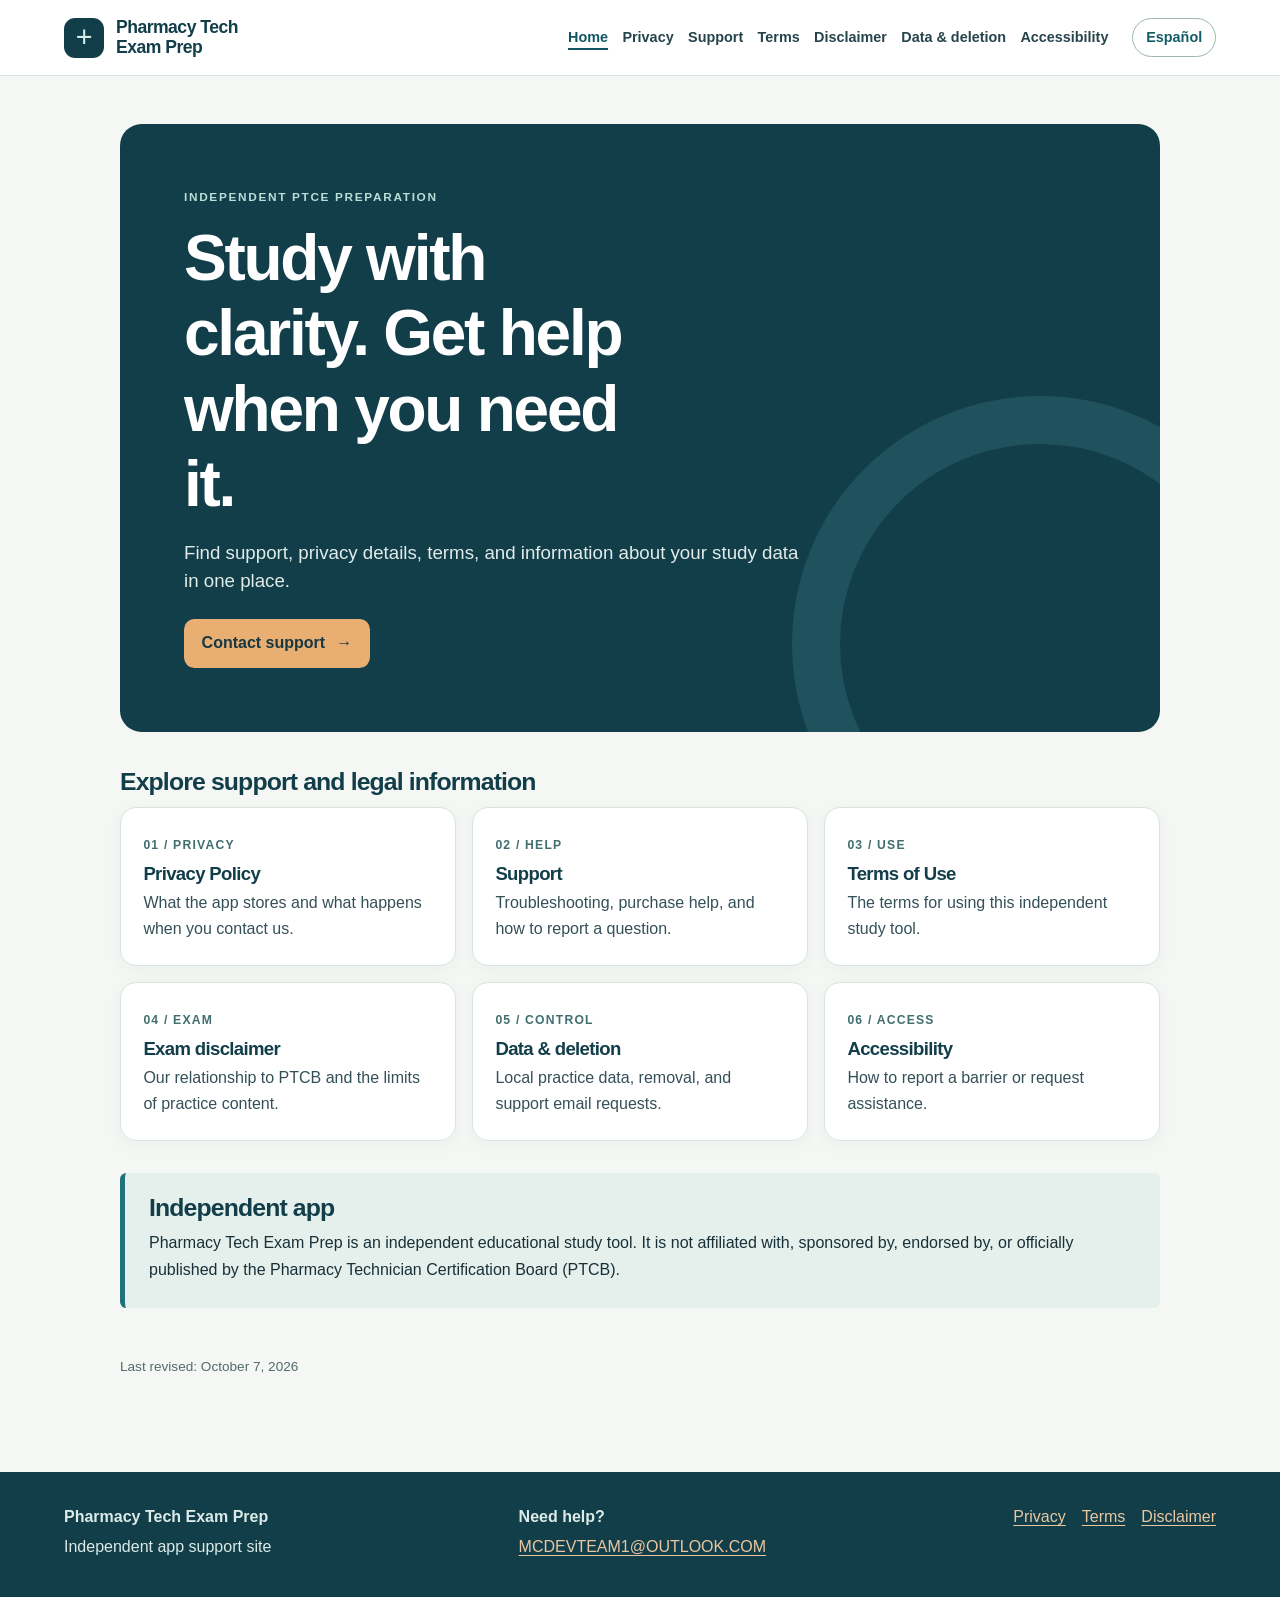
<file: index.html>
<!doctype html>
<html lang="en">
<head>
  <meta charset="utf-8">
  <meta name="viewport" content="width=device-width, initial-scale=1">
  <meta name="description" content="Clear answers for studying with Pharmacy Tech Exam Prep.">
  <meta name="color-scheme" content="light">
  <title>Support &amp; Legal | Pharmacy Tech Exam Prep</title>
  <link rel="icon" href="assets/favicon.svg" type="image/svg+xml">
  <link rel="stylesheet" href="assets/styles.css">
  <link rel="alternate" hreflang="en" href="index.html">
  <link rel="alternate" hreflang="es" href="index-es.html">
</head>
<body>
<a class="skip-link" href="#main">Skip to main content</a>
<header class="site-header"><div class="header-inner"><a class="brand" href="index.html" aria-label="Pharmacy Tech Exam Prep — Home"><span class="brand-mark" aria-hidden="true">+</span><span>Pharmacy Tech<br>Exam Prep</span></a><nav aria-label="Main navigation"><a href="index.html" aria-current="page">Home</a><a href="privacy.html">Privacy</a><a href="support.html">Support</a><a href="terms.html">Terms</a><a href="disclaimer.html">Disclaimer</a><a href="data-privacy.html">Data &amp; deletion</a><a href="accessibility.html">Accessibility</a></nav><a class="language" href="index-es.html" lang="es" hreflang="es" aria-label="Ver esta página en español">Español</a></div></header>
<main id="main" tabindex="-1" class="container landing"><section class="hero"><p class="eyebrow">Independent PTCE preparation</p><h1>Study with clarity. Get help when you need it.</h1><p class="lead">Find support, privacy details, terms, and information about your study data in one place.</p><a class="button" href="support.html">Contact support <span aria-hidden="true">→</span></a></section><section aria-labelledby="explore"><h2 id="explore">Explore support and legal information</h2><div class="cards"><a class="card" href="privacy.html"><span class="card-kicker">01 / Privacy</span><h3>Privacy Policy</h3><p>What the app stores and what happens when you contact us.</p></a><a class="card" href="support.html"><span class="card-kicker">02 / Help</span><h3>Support</h3><p>Troubleshooting, purchase help, and how to report a question.</p></a><a class="card" href="terms.html"><span class="card-kicker">03 / Use</span><h3>Terms of Use</h3><p>The terms for using this independent study tool.</p></a><a class="card" href="disclaimer.html"><span class="card-kicker">04 / Exam</span><h3>Exam disclaimer</h3><p>Our relationship to PTCB and the limits of practice content.</p></a><a class="card" href="data-privacy.html"><span class="card-kicker">05 / Control</span><h3>Data &amp; deletion</h3><p>Local practice data, removal, and support email requests.</p></a><a class="card" href="accessibility.html"><span class="card-kicker">06 / Access</span><h3>Accessibility</h3><p>How to report a barrier or request assistance.</p></a></div></section><aside class="notice"><h2>Independent app</h2><p>Pharmacy Tech Exam Prep is an independent educational study tool. It is not affiliated with, sponsored by, endorsed by, or officially published by the Pharmacy Technician Certification Board (PTCB).</p></aside><p class="revision">Last revised: October 7, 2026</p></main>
<footer class="site-footer"><div class="footer-inner"><div><strong>Pharmacy Tech Exam Prep</strong><p>Independent app support site</p></div><div><strong>Need help?</strong><p><a href="mailto:MCDEVTEAM1@OUTLOOK.COM">MCDEVTEAM1@OUTLOOK.COM</a></p></div><div class="footer-links"><a href="privacy.html">Privacy</a><a href="terms.html">Terms</a><a href="disclaimer.html">Disclaimer</a></div></div></footer>
</body>
</html>
</file>
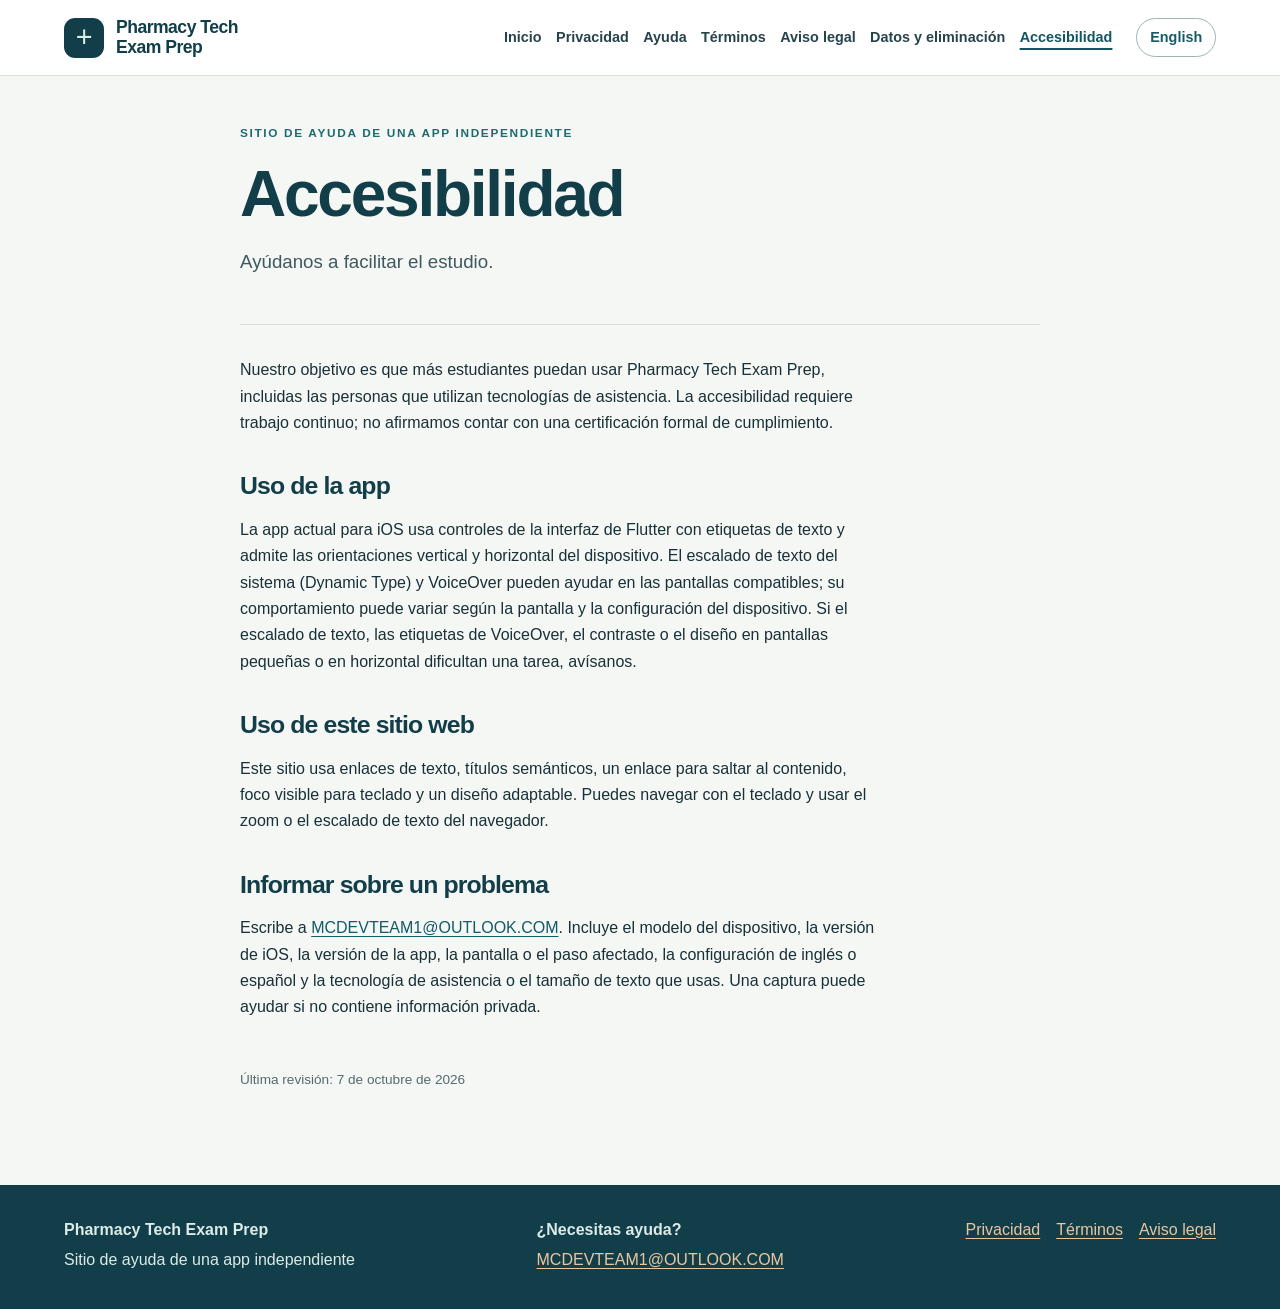
<file: accessibility-es.html>
<!doctype html>
<html lang="es">
<head>
  <meta charset="utf-8">
  <meta name="viewport" content="width=device-width, initial-scale=1">
  <meta name="description" content="Ayúdanos a facilitar el estudio.">
  <meta name="color-scheme" content="light">
  <title>Accesibilidad | Pharmacy Tech Exam Prep</title>
  <link rel="icon" href="assets/favicon.svg" type="image/svg+xml">
  <link rel="stylesheet" href="assets/styles.css">
  <link rel="alternate" hreflang="en" href="accessibility.html">
  <link rel="alternate" hreflang="es" href="accessibility-es.html">
</head>
<body>
<a class="skip-link" href="#main">Saltar al contenido principal</a>
<header class="site-header"><div class="header-inner"><a class="brand" href="index-es.html" aria-label="Pharmacy Tech Exam Prep — Inicio"><span class="brand-mark" aria-hidden="true">+</span><span>Pharmacy Tech<br>Exam Prep</span></a><nav aria-label="Navegación principal"><a href="index-es.html">Inicio</a><a href="privacy-es.html">Privacidad</a><a href="support-es.html">Ayuda</a><a href="terms-es.html">Términos</a><a href="disclaimer-es.html">Aviso legal</a><a href="data-privacy-es.html">Datos y eliminación</a><a href="accessibility-es.html" aria-current="page">Accesibilidad</a></nav><a class="language" href="accessibility.html" lang="en" hreflang="en" aria-label="View this page in English">English</a></div></header>
<main id="main" tabindex="-1" class="container article"><div class="page-heading"><p class="eyebrow">Sitio de ayuda de una app independiente</p><h1>Accesibilidad</h1><p class="lead">Ayúdanos a facilitar el estudio.</p></div><p class="intro">Nuestro objetivo es que más estudiantes puedan usar Pharmacy Tech Exam Prep, incluidas las personas que utilizan tecnologías de asistencia. La accesibilidad requiere trabajo continuo; no afirmamos contar con una certificación formal de cumplimiento.</p><h2>Uso de la app</h2><p>La app actual para iOS usa controles de la interfaz de Flutter con etiquetas de texto y admite las orientaciones vertical y horizontal del dispositivo. El escalado de texto del sistema (Dynamic Type) y VoiceOver pueden ayudar en las pantallas compatibles; su comportamiento puede variar según la pantalla y la configuración del dispositivo. Si el escalado de texto, las etiquetas de VoiceOver, el contraste o el diseño en pantallas pequeñas o en horizontal dificultan una tarea, avísanos.</p><h2>Uso de este sitio web</h2><p>Este sitio usa enlaces de texto, títulos semánticos, un enlace para saltar al contenido, foco visible para teclado y un diseño adaptable. Puedes navegar con el teclado y usar el zoom o el escalado de texto del navegador.</p><h2>Informar sobre un problema</h2><p>Escribe a <a href="mailto:MCDEVTEAM1@OUTLOOK.COM">MCDEVTEAM1@OUTLOOK.COM</a>. Incluye el modelo del dispositivo, la versión de iOS, la versión de la app, la pantalla o el paso afectado, la configuración de inglés o español y la tecnología de asistencia o el tamaño de texto que usas. Una captura puede ayudar si no contiene información privada.</p><p class="revision">Última revisión: 7 de octubre de 2026</p></main>
<footer class="site-footer"><div class="footer-inner"><div><strong>Pharmacy Tech Exam Prep</strong><p>Sitio de ayuda de una app independiente</p></div><div><strong>¿Necesitas ayuda?</strong><p><a href="mailto:MCDEVTEAM1@OUTLOOK.COM">MCDEVTEAM1@OUTLOOK.COM</a></p></div><div class="footer-links"><a href="privacy-es.html">Privacidad</a><a href="terms-es.html">Términos</a><a href="disclaimer-es.html">Aviso legal</a></div></div></footer>
</body>
</html>
</file>
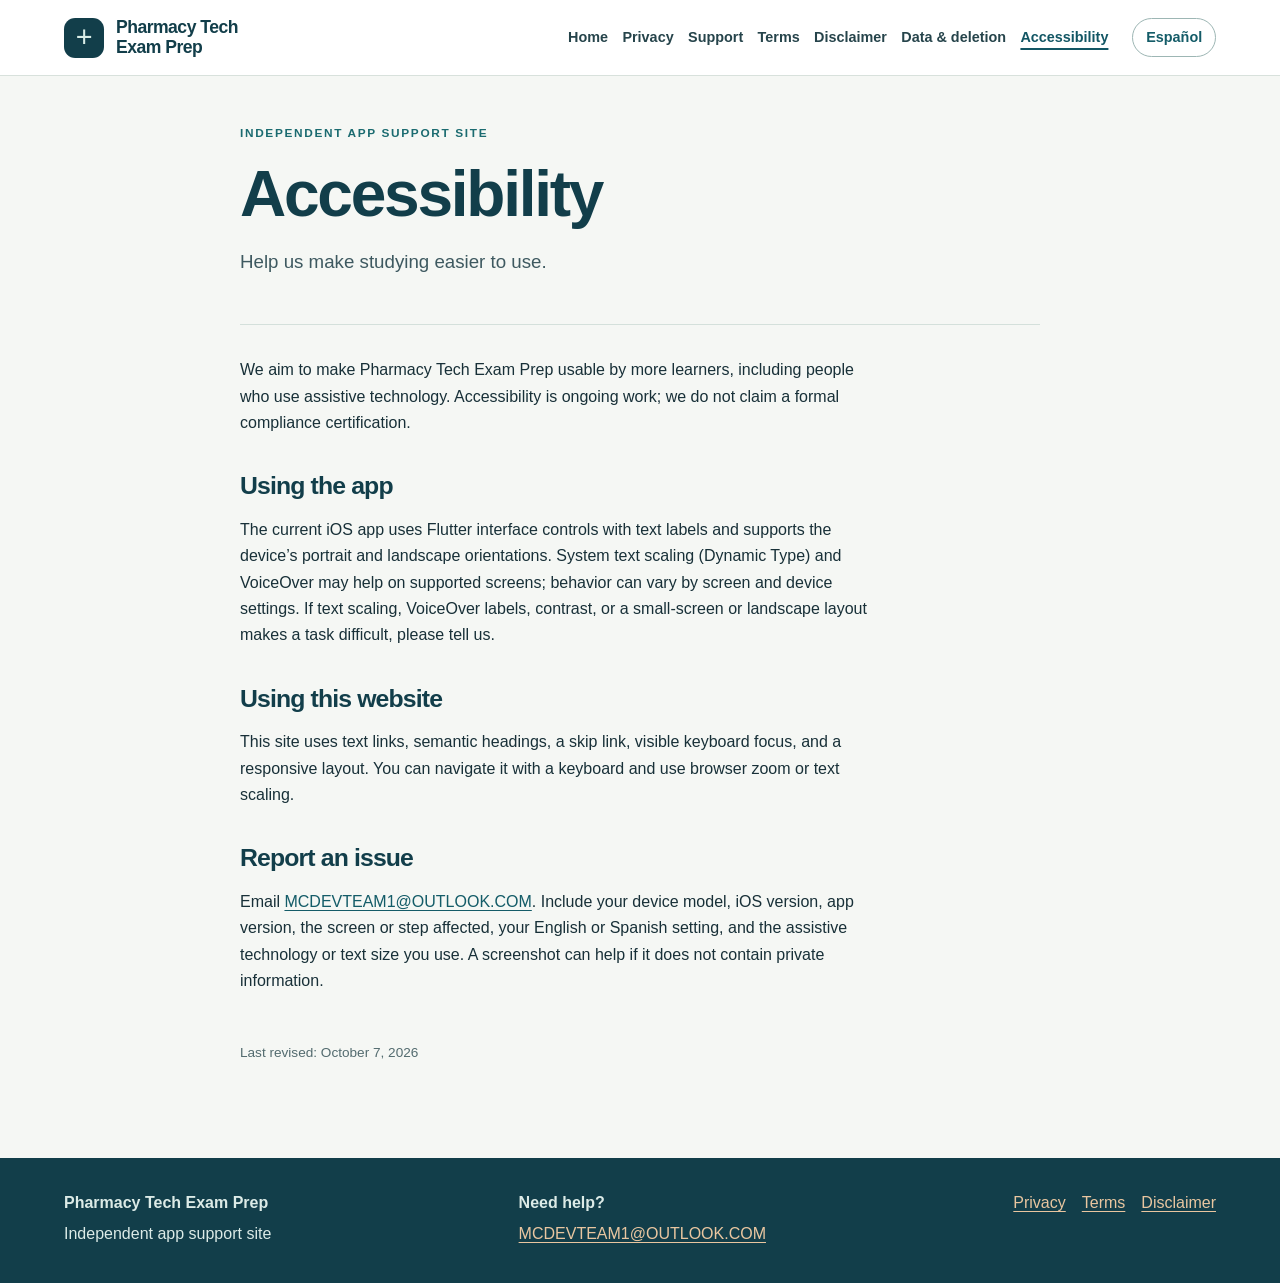
<file: accessibility.html>
<!doctype html>
<html lang="en">
<head>
  <meta charset="utf-8">
  <meta name="viewport" content="width=device-width, initial-scale=1">
  <meta name="description" content="Help us make studying easier to use.">
  <meta name="color-scheme" content="light">
  <title>Accessibility | Pharmacy Tech Exam Prep</title>
  <link rel="icon" href="assets/favicon.svg" type="image/svg+xml">
  <link rel="stylesheet" href="assets/styles.css">
  <link rel="alternate" hreflang="en" href="accessibility.html">
  <link rel="alternate" hreflang="es" href="accessibility-es.html">
</head>
<body>
<a class="skip-link" href="#main">Skip to main content</a>
<header class="site-header"><div class="header-inner"><a class="brand" href="index.html" aria-label="Pharmacy Tech Exam Prep — Home"><span class="brand-mark" aria-hidden="true">+</span><span>Pharmacy Tech<br>Exam Prep</span></a><nav aria-label="Main navigation"><a href="index.html">Home</a><a href="privacy.html">Privacy</a><a href="support.html">Support</a><a href="terms.html">Terms</a><a href="disclaimer.html">Disclaimer</a><a href="data-privacy.html">Data &amp; deletion</a><a href="accessibility.html" aria-current="page">Accessibility</a></nav><a class="language" href="accessibility-es.html" lang="es" hreflang="es" aria-label="Ver esta página en español">Español</a></div></header>
<main id="main" tabindex="-1" class="container article"><div class="page-heading"><p class="eyebrow">Independent app support site</p><h1>Accessibility</h1><p class="lead">Help us make studying easier to use.</p></div><p class="intro">We aim to make Pharmacy Tech Exam Prep usable by more learners, including people who use assistive technology. Accessibility is ongoing work; we do not claim a formal compliance certification.</p><h2>Using the app</h2><p>The current iOS app uses Flutter interface controls with text labels and supports the device’s portrait and landscape orientations. System text scaling (Dynamic Type) and VoiceOver may help on supported screens; behavior can vary by screen and device settings. If text scaling, VoiceOver labels, contrast, or a small-screen or landscape layout makes a task difficult, please tell us.</p><h2>Using this website</h2><p>This site uses text links, semantic headings, a skip link, visible keyboard focus, and a responsive layout. You can navigate it with a keyboard and use browser zoom or text scaling.</p><h2>Report an issue</h2><p>Email <a href="mailto:MCDEVTEAM1@OUTLOOK.COM">MCDEVTEAM1@OUTLOOK.COM</a>. Include your device model, iOS version, app version, the screen or step affected, your English or Spanish setting, and the assistive technology or text size you use. A screenshot can help if it does not contain private information.</p><p class="revision">Last revised: October 7, 2026</p></main>
<footer class="site-footer"><div class="footer-inner"><div><strong>Pharmacy Tech Exam Prep</strong><p>Independent app support site</p></div><div><strong>Need help?</strong><p><a href="mailto:MCDEVTEAM1@OUTLOOK.COM">MCDEVTEAM1@OUTLOOK.COM</a></p></div><div class="footer-links"><a href="privacy.html">Privacy</a><a href="terms.html">Terms</a><a href="disclaimer.html">Disclaimer</a></div></div></footer>
</body>
</html>
</file>
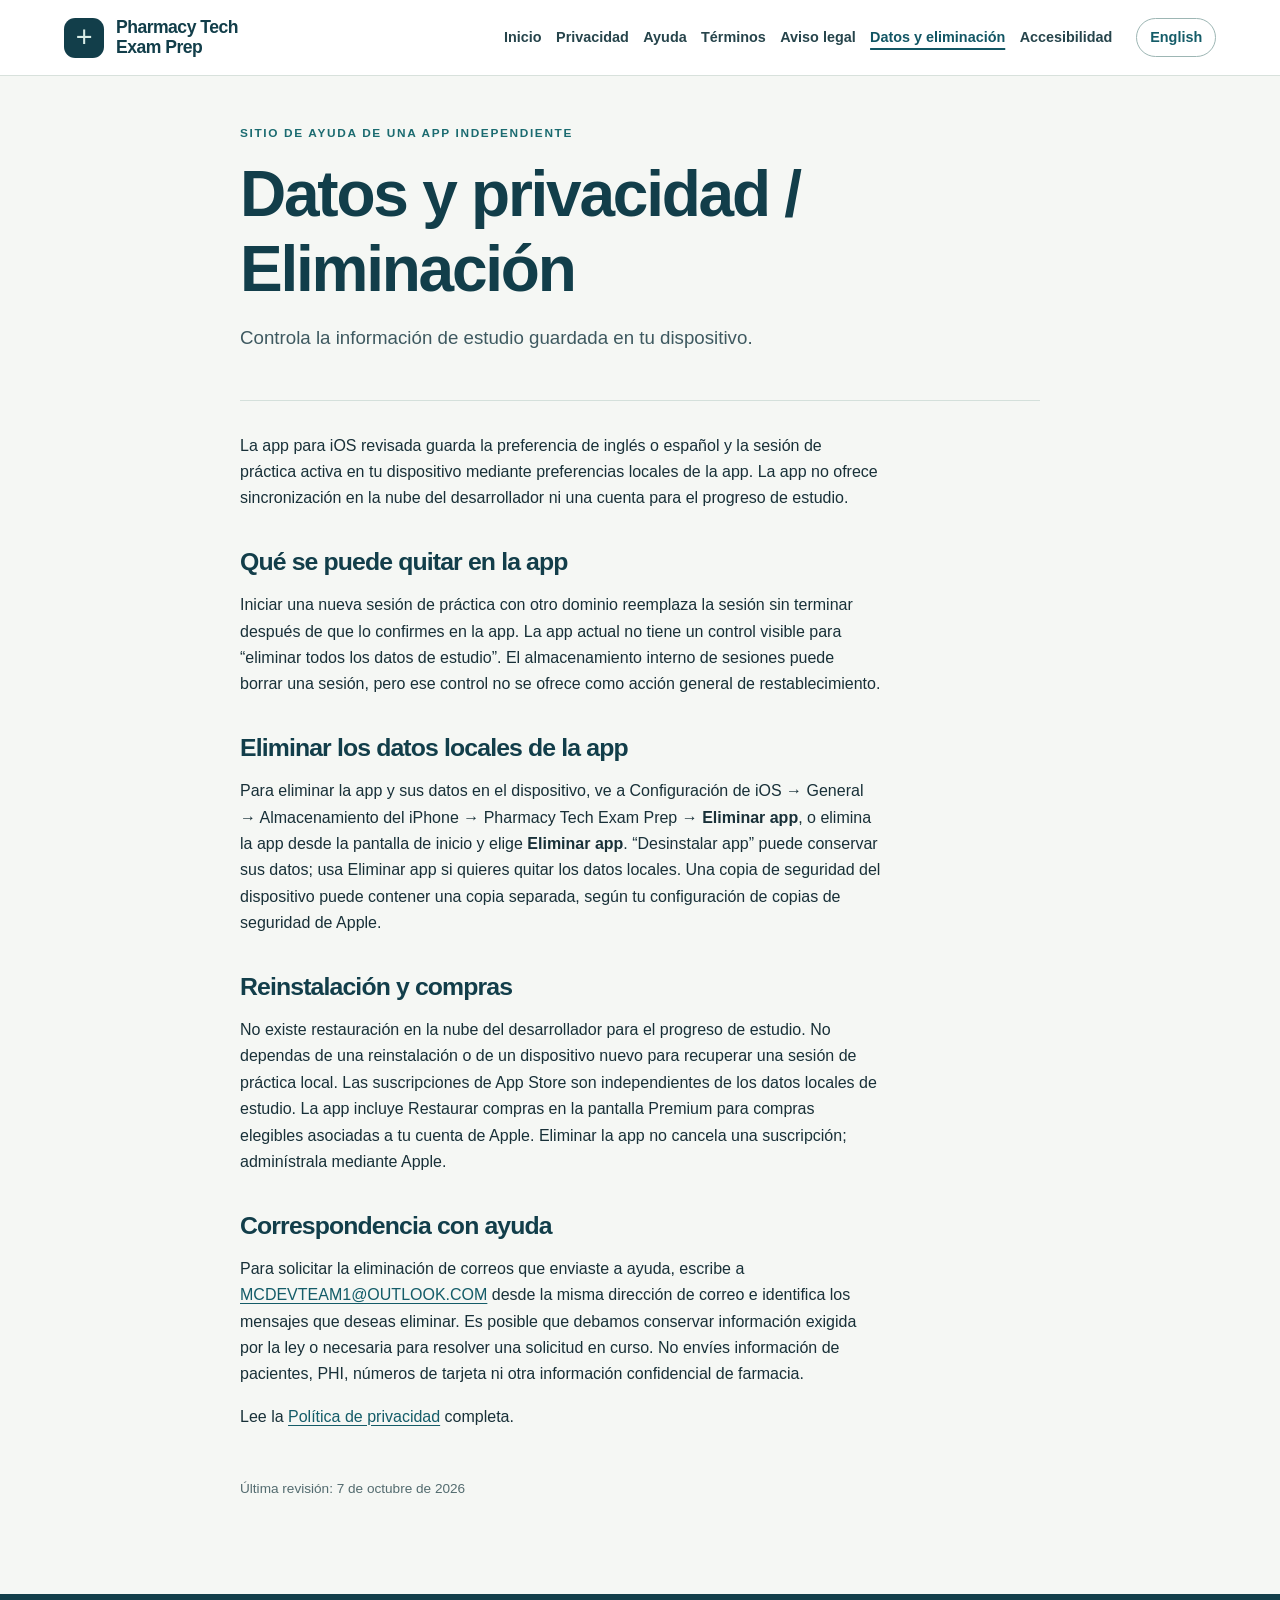
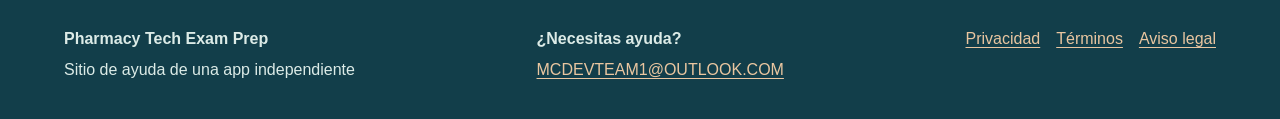
<file: data-privacy-es.html>
<!doctype html>
<html lang="es">
<head>
  <meta charset="utf-8">
  <meta name="viewport" content="width=device-width, initial-scale=1">
  <meta name="description" content="Controla la información de estudio guardada en tu dispositivo.">
  <meta name="color-scheme" content="light">
  <title>Datos y privacidad / Eliminación | Pharmacy Tech Exam Prep</title>
  <link rel="icon" href="assets/favicon.svg" type="image/svg+xml">
  <link rel="stylesheet" href="assets/styles.css">
  <link rel="alternate" hreflang="en" href="data-privacy.html">
  <link rel="alternate" hreflang="es" href="data-privacy-es.html">
</head>
<body>
<a class="skip-link" href="#main">Saltar al contenido principal</a>
<header class="site-header"><div class="header-inner"><a class="brand" href="index-es.html" aria-label="Pharmacy Tech Exam Prep — Inicio"><span class="brand-mark" aria-hidden="true">+</span><span>Pharmacy Tech<br>Exam Prep</span></a><nav aria-label="Navegación principal"><a href="index-es.html">Inicio</a><a href="privacy-es.html">Privacidad</a><a href="support-es.html">Ayuda</a><a href="terms-es.html">Términos</a><a href="disclaimer-es.html">Aviso legal</a><a href="data-privacy-es.html" aria-current="page">Datos y eliminación</a><a href="accessibility-es.html">Accesibilidad</a></nav><a class="language" href="data-privacy.html" lang="en" hreflang="en" aria-label="View this page in English">English</a></div></header>
<main id="main" tabindex="-1" class="container article"><div class="page-heading"><p class="eyebrow">Sitio de ayuda de una app independiente</p><h1>Datos y privacidad / Eliminación</h1><p class="lead">Controla la información de estudio guardada en tu dispositivo.</p></div><p class="intro">La app para iOS revisada guarda la preferencia de inglés o español y la sesión de práctica activa en tu dispositivo mediante preferencias locales de la app. La app no ofrece sincronización en la nube del desarrollador ni una cuenta para el progreso de estudio.</p><h2>Qué se puede quitar en la app</h2><p>Iniciar una nueva sesión de práctica con otro dominio reemplaza la sesión sin terminar después de que lo confirmes en la app. La app actual no tiene un control visible para “eliminar todos los datos de estudio”. El almacenamiento interno de sesiones puede borrar una sesión, pero ese control no se ofrece como acción general de restablecimiento.</p><h2>Eliminar los datos locales de la app</h2><p>Para eliminar la app y sus datos en el dispositivo, ve a Configuración de iOS → General → Almacenamiento del iPhone → Pharmacy Tech Exam Prep → <strong>Eliminar app</strong>, o elimina la app desde la pantalla de inicio y elige <strong>Eliminar app</strong>. “Desinstalar app” puede conservar sus datos; usa Eliminar app si quieres quitar los datos locales. Una copia de seguridad del dispositivo puede contener una copia separada, según tu configuración de copias de seguridad de Apple.</p><h2>Reinstalación y compras</h2><p>No existe restauración en la nube del desarrollador para el progreso de estudio. No dependas de una reinstalación o de un dispositivo nuevo para recuperar una sesión de práctica local. Las suscripciones de App Store son independientes de los datos locales de estudio. La app incluye Restaurar compras en la pantalla Premium para compras elegibles asociadas a tu cuenta de Apple. Eliminar la app no cancela una suscripción; adminístrala mediante Apple.</p><h2>Correspondencia con ayuda</h2><p>Para solicitar la eliminación de correos que enviaste a ayuda, escribe a <a href="mailto:MCDEVTEAM1@OUTLOOK.COM">MCDEVTEAM1@OUTLOOK.COM</a> desde la misma dirección de correo e identifica los mensajes que deseas eliminar. Es posible que debamos conservar información exigida por la ley o necesaria para resolver una solicitud en curso. No envíes información de pacientes, PHI, números de tarjeta ni otra información confidencial de farmacia.</p><p>Lee la <a href="privacy-es.html">Política de privacidad</a> completa.</p><p class="revision">Última revisión: 7 de octubre de 2026</p></main>
<footer class="site-footer"><div class="footer-inner"><div><strong>Pharmacy Tech Exam Prep</strong><p>Sitio de ayuda de una app independiente</p></div><div><strong>¿Necesitas ayuda?</strong><p><a href="mailto:MCDEVTEAM1@OUTLOOK.COM">MCDEVTEAM1@OUTLOOK.COM</a></p></div><div class="footer-links"><a href="privacy-es.html">Privacidad</a><a href="terms-es.html">Términos</a><a href="disclaimer-es.html">Aviso legal</a></div></div></footer>
</body>
</html>
</file>
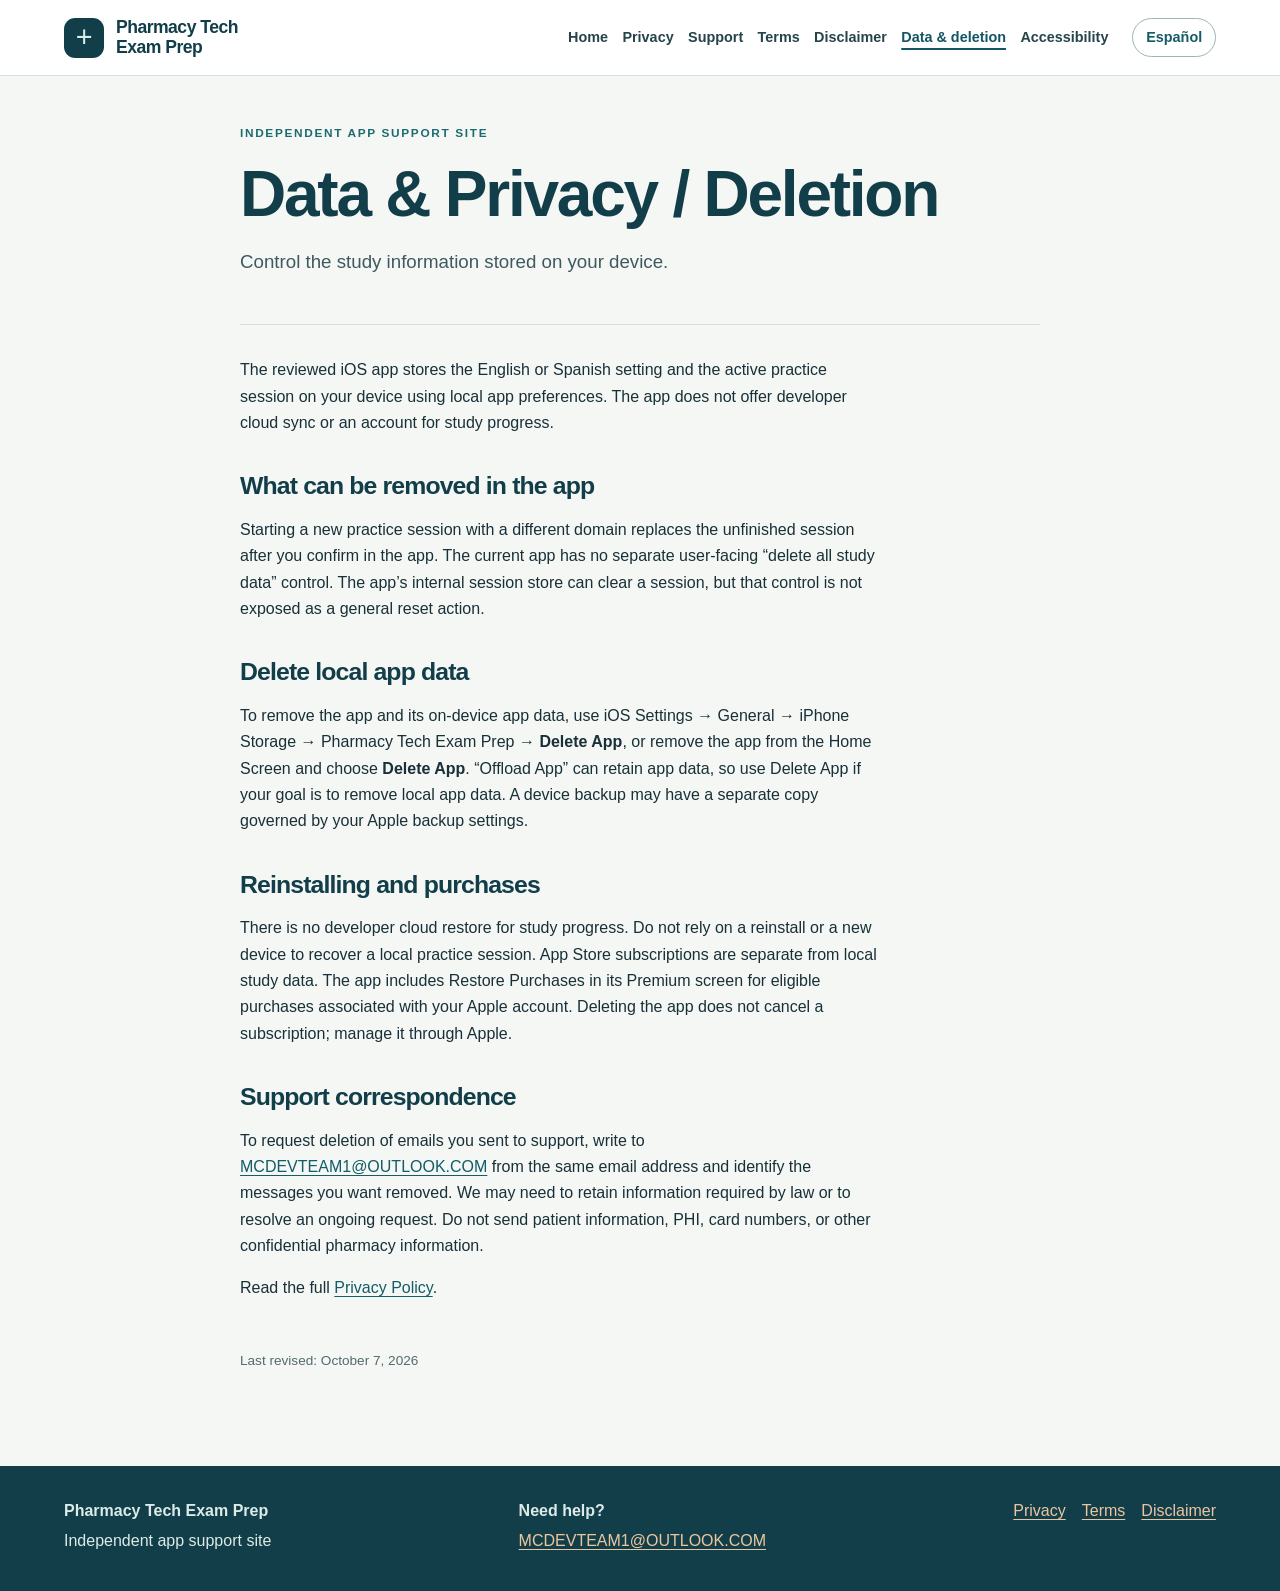
<file: data-privacy.html>
<!doctype html>
<html lang="en">
<head>
  <meta charset="utf-8">
  <meta name="viewport" content="width=device-width, initial-scale=1">
  <meta name="description" content="Control the study information stored on your device.">
  <meta name="color-scheme" content="light">
  <title>Data &amp; Privacy / Deletion | Pharmacy Tech Exam Prep</title>
  <link rel="icon" href="assets/favicon.svg" type="image/svg+xml">
  <link rel="stylesheet" href="assets/styles.css">
  <link rel="alternate" hreflang="en" href="data-privacy.html">
  <link rel="alternate" hreflang="es" href="data-privacy-es.html">
</head>
<body>
<a class="skip-link" href="#main">Skip to main content</a>
<header class="site-header"><div class="header-inner"><a class="brand" href="index.html" aria-label="Pharmacy Tech Exam Prep — Home"><span class="brand-mark" aria-hidden="true">+</span><span>Pharmacy Tech<br>Exam Prep</span></a><nav aria-label="Main navigation"><a href="index.html">Home</a><a href="privacy.html">Privacy</a><a href="support.html">Support</a><a href="terms.html">Terms</a><a href="disclaimer.html">Disclaimer</a><a href="data-privacy.html" aria-current="page">Data &amp; deletion</a><a href="accessibility.html">Accessibility</a></nav><a class="language" href="data-privacy-es.html" lang="es" hreflang="es" aria-label="Ver esta página en español">Español</a></div></header>
<main id="main" tabindex="-1" class="container article"><div class="page-heading"><p class="eyebrow">Independent app support site</p><h1>Data &amp; Privacy / Deletion</h1><p class="lead">Control the study information stored on your device.</p></div><p class="intro">The reviewed iOS app stores the English or Spanish setting and the active practice session on your device using local app preferences. The app does not offer developer cloud sync or an account for study progress.</p><h2>What can be removed in the app</h2><p>Starting a new practice session with a different domain replaces the unfinished session after you confirm in the app. The current app has no separate user-facing “delete all study data” control. The app’s internal session store can clear a session, but that control is not exposed as a general reset action.</p><h2>Delete local app data</h2><p>To remove the app and its on-device app data, use iOS Settings → General → iPhone Storage → Pharmacy Tech Exam Prep → <strong>Delete App</strong>, or remove the app from the Home Screen and choose <strong>Delete App</strong>. “Offload App” can retain app data, so use Delete App if your goal is to remove local app data. A device backup may have a separate copy governed by your Apple backup settings.</p><h2>Reinstalling and purchases</h2><p>There is no developer cloud restore for study progress. Do not rely on a reinstall or a new device to recover a local practice session. App Store subscriptions are separate from local study data. The app includes Restore Purchases in its Premium screen for eligible purchases associated with your Apple account. Deleting the app does not cancel a subscription; manage it through Apple.</p><h2>Support correspondence</h2><p>To request deletion of emails you sent to support, write to <a href="mailto:MCDEVTEAM1@OUTLOOK.COM">MCDEVTEAM1@OUTLOOK.COM</a> from the same email address and identify the messages you want removed. We may need to retain information required by law or to resolve an ongoing request. Do not send patient information, PHI, card numbers, or other confidential pharmacy information.</p><p>Read the full <a href="privacy.html">Privacy Policy</a>.</p><p class="revision">Last revised: October 7, 2026</p></main>
<footer class="site-footer"><div class="footer-inner"><div><strong>Pharmacy Tech Exam Prep</strong><p>Independent app support site</p></div><div><strong>Need help?</strong><p><a href="mailto:MCDEVTEAM1@OUTLOOK.COM">MCDEVTEAM1@OUTLOOK.COM</a></p></div><div class="footer-links"><a href="privacy.html">Privacy</a><a href="terms.html">Terms</a><a href="disclaimer.html">Disclaimer</a></div></div></footer>
</body>
</html>
</file>
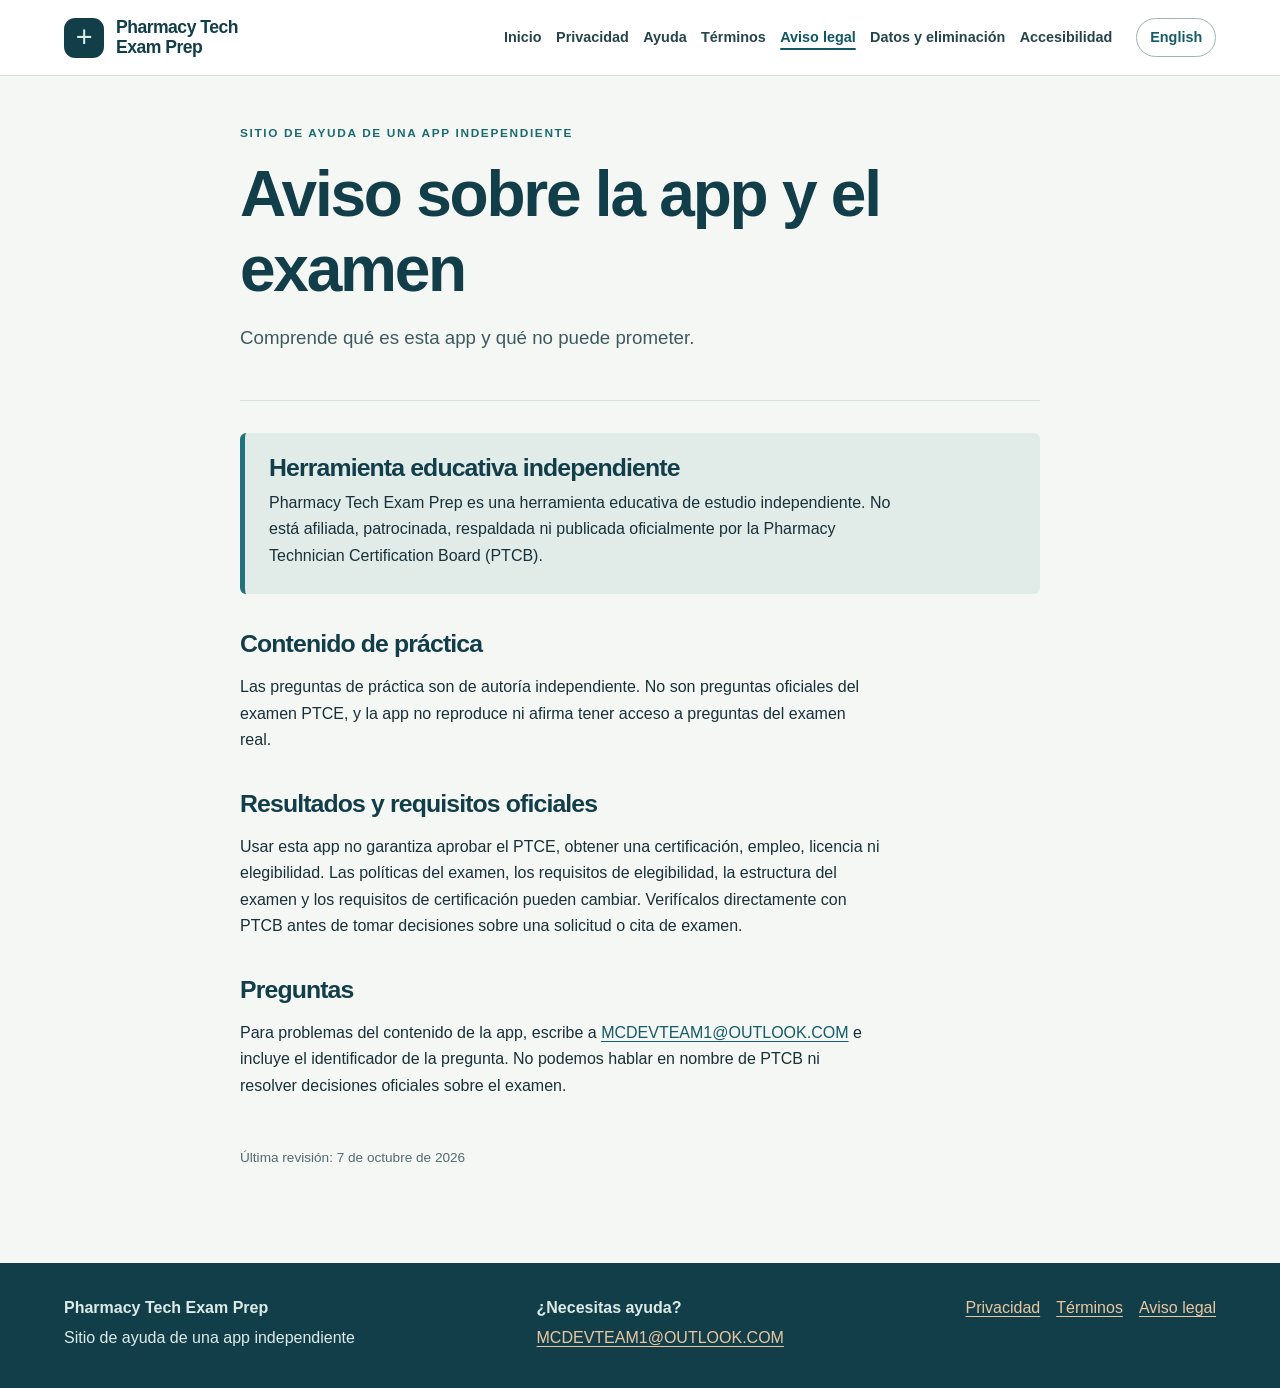
<file: disclaimer-es.html>
<!doctype html>
<html lang="es">
<head>
  <meta charset="utf-8">
  <meta name="viewport" content="width=device-width, initial-scale=1">
  <meta name="description" content="Comprende qué es esta app y qué no puede prometer.">
  <meta name="color-scheme" content="light">
  <title>Aviso sobre la app y el examen | Pharmacy Tech Exam Prep</title>
  <link rel="icon" href="assets/favicon.svg" type="image/svg+xml">
  <link rel="stylesheet" href="assets/styles.css">
  <link rel="alternate" hreflang="en" href="disclaimer.html">
  <link rel="alternate" hreflang="es" href="disclaimer-es.html">
</head>
<body>
<a class="skip-link" href="#main">Saltar al contenido principal</a>
<header class="site-header"><div class="header-inner"><a class="brand" href="index-es.html" aria-label="Pharmacy Tech Exam Prep — Inicio"><span class="brand-mark" aria-hidden="true">+</span><span>Pharmacy Tech<br>Exam Prep</span></a><nav aria-label="Navegación principal"><a href="index-es.html">Inicio</a><a href="privacy-es.html">Privacidad</a><a href="support-es.html">Ayuda</a><a href="terms-es.html">Términos</a><a href="disclaimer-es.html" aria-current="page">Aviso legal</a><a href="data-privacy-es.html">Datos y eliminación</a><a href="accessibility-es.html">Accesibilidad</a></nav><a class="language" href="disclaimer.html" lang="en" hreflang="en" aria-label="View this page in English">English</a></div></header>
<main id="main" tabindex="-1" class="container article"><div class="page-heading"><p class="eyebrow">Sitio de ayuda de una app independiente</p><h1>Aviso sobre la app y el examen</h1><p class="lead">Comprende qué es esta app y qué no puede prometer.</p></div><aside class="notice prominent"><h2>Herramienta educativa independiente</h2><p>Pharmacy Tech Exam Prep es una herramienta educativa de estudio independiente. No está afiliada, patrocinada, respaldada ni publicada oficialmente por la Pharmacy Technician Certification Board (PTCB).</p></aside><h2>Contenido de práctica</h2><p>Las preguntas de práctica son de autoría independiente. No son preguntas oficiales del examen PTCE, y la app no reproduce ni afirma tener acceso a preguntas del examen real.</p><h2>Resultados y requisitos oficiales</h2><p>Usar esta app no garantiza aprobar el PTCE, obtener una certificación, empleo, licencia ni elegibilidad. Las políticas del examen, los requisitos de elegibilidad, la estructura del examen y los requisitos de certificación pueden cambiar. Verifícalos directamente con PTCB antes de tomar decisiones sobre una solicitud o cita de examen.</p><h2>Preguntas</h2><p>Para problemas del contenido de la app, escribe a <a href="mailto:MCDEVTEAM1@OUTLOOK.COM">MCDEVTEAM1@OUTLOOK.COM</a> e incluye el identificador de la pregunta. No podemos hablar en nombre de PTCB ni resolver decisiones oficiales sobre el examen.</p><p class="revision">Última revisión: 7 de octubre de 2026</p></main>
<footer class="site-footer"><div class="footer-inner"><div><strong>Pharmacy Tech Exam Prep</strong><p>Sitio de ayuda de una app independiente</p></div><div><strong>¿Necesitas ayuda?</strong><p><a href="mailto:MCDEVTEAM1@OUTLOOK.COM">MCDEVTEAM1@OUTLOOK.COM</a></p></div><div class="footer-links"><a href="privacy-es.html">Privacidad</a><a href="terms-es.html">Términos</a><a href="disclaimer-es.html">Aviso legal</a></div></div></footer>
</body>
</html>
</file>
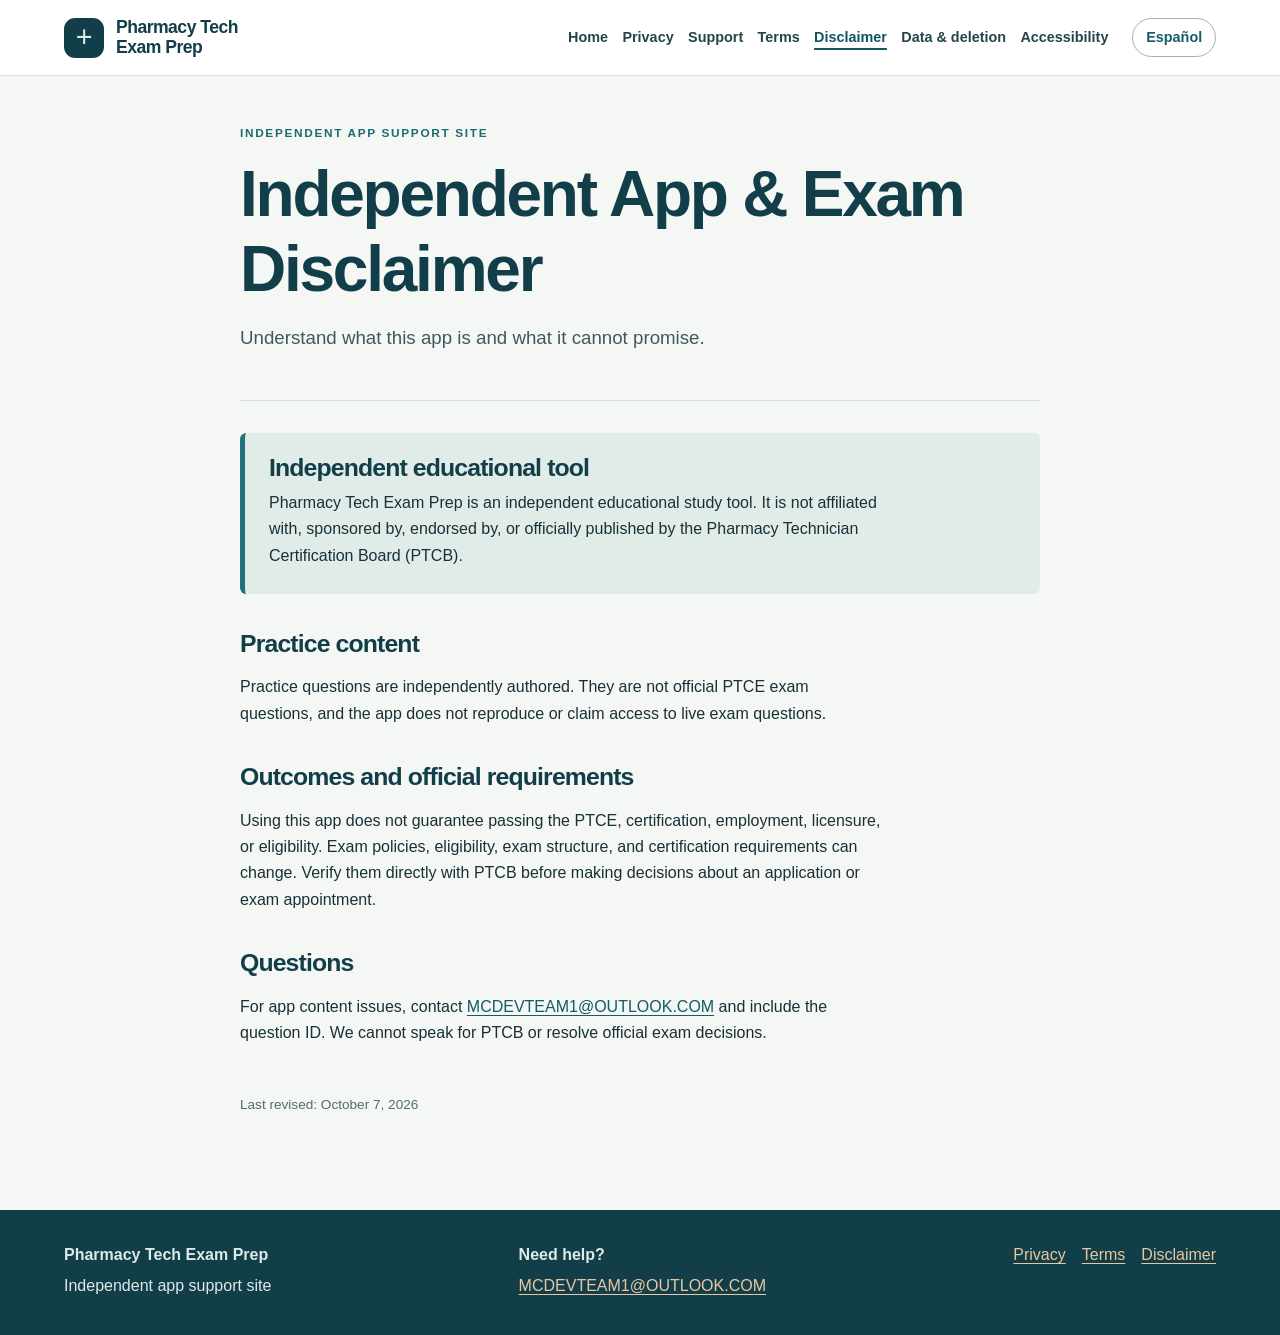
<file: disclaimer.html>
<!doctype html>
<html lang="en">
<head>
  <meta charset="utf-8">
  <meta name="viewport" content="width=device-width, initial-scale=1">
  <meta name="description" content="Understand what this app is and what it cannot promise.">
  <meta name="color-scheme" content="light">
  <title>Independent App &amp; Exam Disclaimer | Pharmacy Tech Exam Prep</title>
  <link rel="icon" href="assets/favicon.svg" type="image/svg+xml">
  <link rel="stylesheet" href="assets/styles.css">
  <link rel="alternate" hreflang="en" href="disclaimer.html">
  <link rel="alternate" hreflang="es" href="disclaimer-es.html">
</head>
<body>
<a class="skip-link" href="#main">Skip to main content</a>
<header class="site-header"><div class="header-inner"><a class="brand" href="index.html" aria-label="Pharmacy Tech Exam Prep — Home"><span class="brand-mark" aria-hidden="true">+</span><span>Pharmacy Tech<br>Exam Prep</span></a><nav aria-label="Main navigation"><a href="index.html">Home</a><a href="privacy.html">Privacy</a><a href="support.html">Support</a><a href="terms.html">Terms</a><a href="disclaimer.html" aria-current="page">Disclaimer</a><a href="data-privacy.html">Data &amp; deletion</a><a href="accessibility.html">Accessibility</a></nav><a class="language" href="disclaimer-es.html" lang="es" hreflang="es" aria-label="Ver esta página en español">Español</a></div></header>
<main id="main" tabindex="-1" class="container article"><div class="page-heading"><p class="eyebrow">Independent app support site</p><h1>Independent App &amp; Exam Disclaimer</h1><p class="lead">Understand what this app is and what it cannot promise.</p></div><aside class="notice prominent"><h2>Independent educational tool</h2><p>Pharmacy Tech Exam Prep is an independent educational study tool. It is not affiliated with, sponsored by, endorsed by, or officially published by the Pharmacy Technician Certification Board (PTCB).</p></aside><h2>Practice content</h2><p>Practice questions are independently authored. They are not official PTCE exam questions, and the app does not reproduce or claim access to live exam questions.</p><h2>Outcomes and official requirements</h2><p>Using this app does not guarantee passing the PTCE, certification, employment, licensure, or eligibility. Exam policies, eligibility, exam structure, and certification requirements can change. Verify them directly with PTCB before making decisions about an application or exam appointment.</p><h2>Questions</h2><p>For app content issues, contact <a href="mailto:MCDEVTEAM1@OUTLOOK.COM">MCDEVTEAM1@OUTLOOK.COM</a> and include the question ID. We cannot speak for PTCB or resolve official exam decisions.</p><p class="revision">Last revised: October 7, 2026</p></main>
<footer class="site-footer"><div class="footer-inner"><div><strong>Pharmacy Tech Exam Prep</strong><p>Independent app support site</p></div><div><strong>Need help?</strong><p><a href="mailto:MCDEVTEAM1@OUTLOOK.COM">MCDEVTEAM1@OUTLOOK.COM</a></p></div><div class="footer-links"><a href="privacy.html">Privacy</a><a href="terms.html">Terms</a><a href="disclaimer.html">Disclaimer</a></div></div></footer>
</body>
</html>
</file>
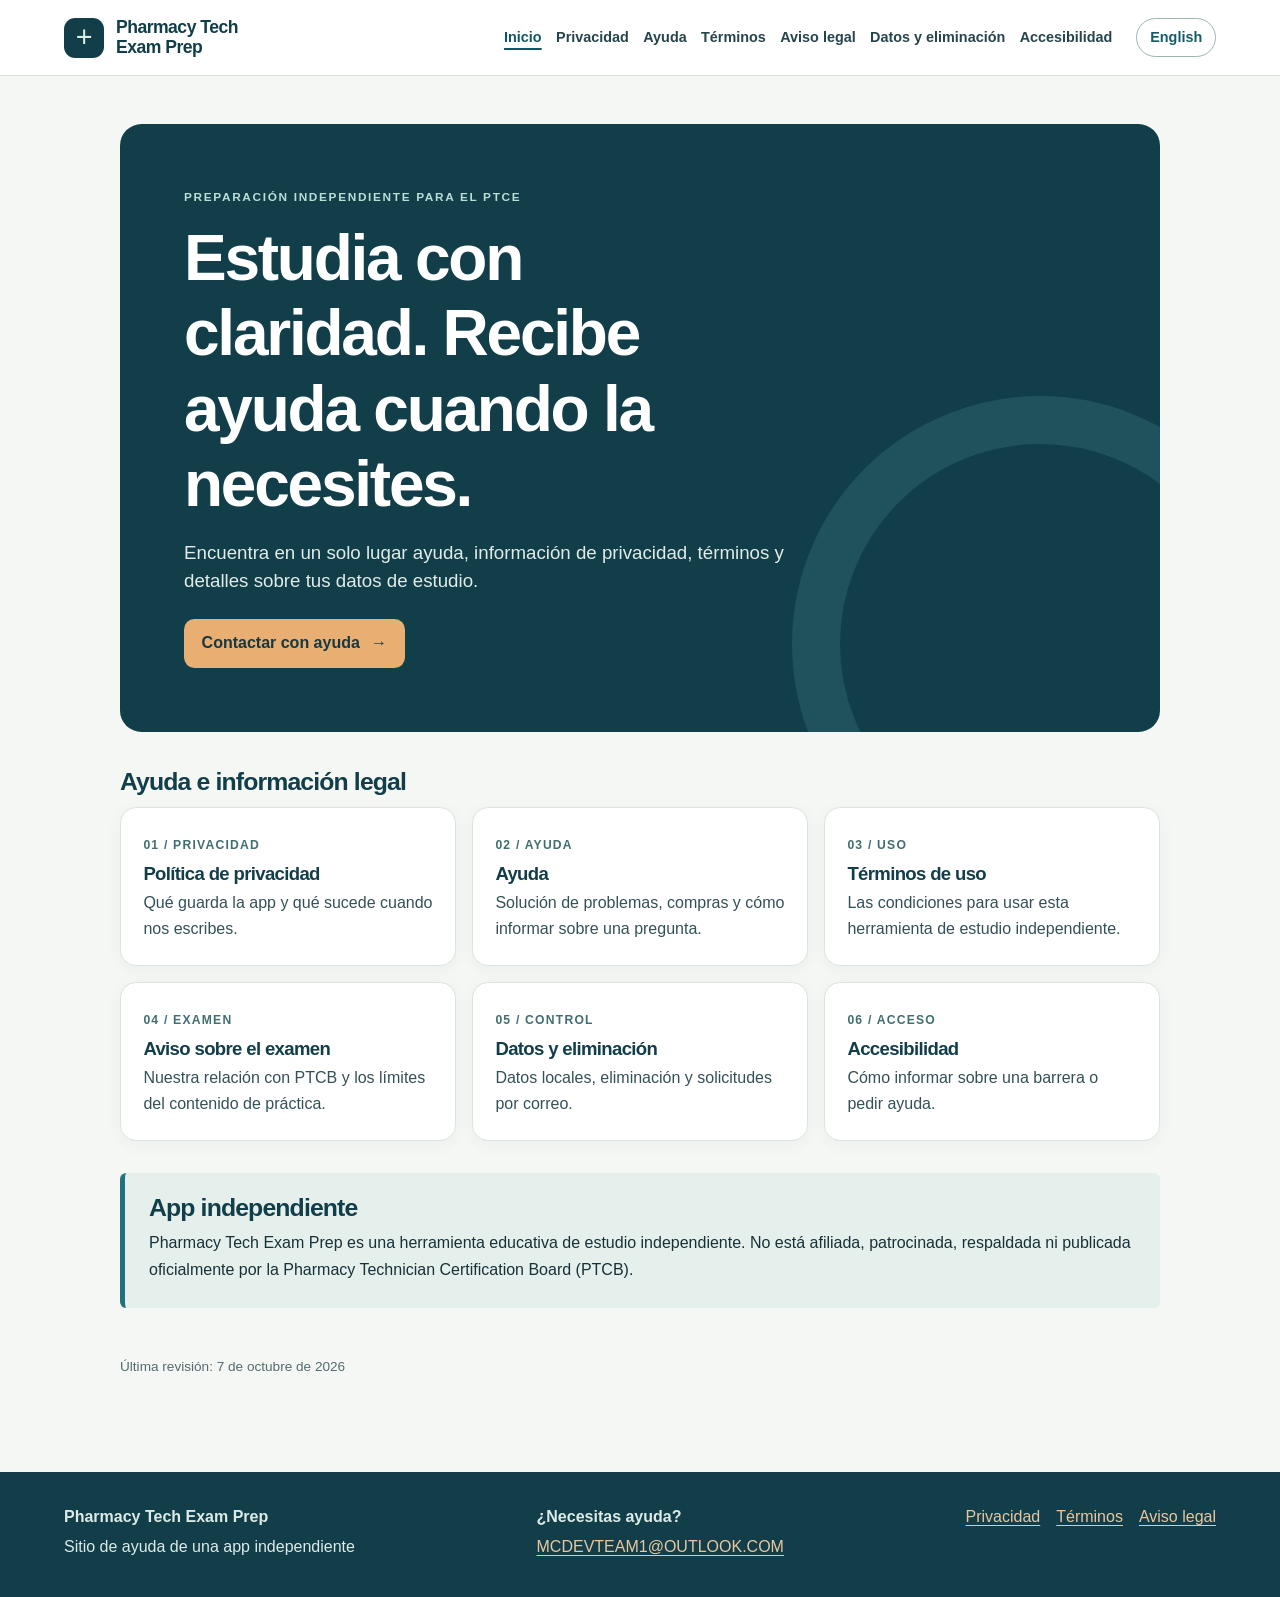
<file: index-es.html>
<!doctype html>
<html lang="es">
<head>
  <meta charset="utf-8">
  <meta name="viewport" content="width=device-width, initial-scale=1">
  <meta name="description" content="Información clara para estudiar con Pharmacy Tech Exam Prep.">
  <meta name="color-scheme" content="light">
  <title>Ayuda y avisos legales | Pharmacy Tech Exam Prep</title>
  <link rel="icon" href="assets/favicon.svg" type="image/svg+xml">
  <link rel="stylesheet" href="assets/styles.css">
  <link rel="alternate" hreflang="en" href="index.html">
  <link rel="alternate" hreflang="es" href="index-es.html">
</head>
<body>
<a class="skip-link" href="#main">Saltar al contenido principal</a>
<header class="site-header"><div class="header-inner"><a class="brand" href="index-es.html" aria-label="Pharmacy Tech Exam Prep — Inicio"><span class="brand-mark" aria-hidden="true">+</span><span>Pharmacy Tech<br>Exam Prep</span></a><nav aria-label="Navegación principal"><a href="index-es.html" aria-current="page">Inicio</a><a href="privacy-es.html">Privacidad</a><a href="support-es.html">Ayuda</a><a href="terms-es.html">Términos</a><a href="disclaimer-es.html">Aviso legal</a><a href="data-privacy-es.html">Datos y eliminación</a><a href="accessibility-es.html">Accesibilidad</a></nav><a class="language" href="index.html" lang="en" hreflang="en" aria-label="View this page in English">English</a></div></header>
<main id="main" tabindex="-1" class="container landing"><section class="hero"><p class="eyebrow">Preparación independiente para el PTCE</p><h1>Estudia con claridad. Recibe ayuda cuando la necesites.</h1><p class="lead">Encuentra en un solo lugar ayuda, información de privacidad, términos y detalles sobre tus datos de estudio.</p><a class="button" href="support-es.html">Contactar con ayuda <span aria-hidden="true">→</span></a></section><section aria-labelledby="explore"><h2 id="explore">Ayuda e información legal</h2><div class="cards"><a class="card" href="privacy-es.html"><span class="card-kicker">01 / Privacidad</span><h3>Política de privacidad</h3><p>Qué guarda la app y qué sucede cuando nos escribes.</p></a><a class="card" href="support-es.html"><span class="card-kicker">02 / Ayuda</span><h3>Ayuda</h3><p>Solución de problemas, compras y cómo informar sobre una pregunta.</p></a><a class="card" href="terms-es.html"><span class="card-kicker">03 / Uso</span><h3>Términos de uso</h3><p>Las condiciones para usar esta herramienta de estudio independiente.</p></a><a class="card" href="disclaimer-es.html"><span class="card-kicker">04 / Examen</span><h3>Aviso sobre el examen</h3><p>Nuestra relación con PTCB y los límites del contenido de práctica.</p></a><a class="card" href="data-privacy-es.html"><span class="card-kicker">05 / Control</span><h3>Datos y eliminación</h3><p>Datos locales, eliminación y solicitudes por correo.</p></a><a class="card" href="accessibility-es.html"><span class="card-kicker">06 / Acceso</span><h3>Accesibilidad</h3><p>Cómo informar sobre una barrera o pedir ayuda.</p></a></div></section><aside class="notice"><h2>App independiente</h2><p>Pharmacy Tech Exam Prep es una herramienta educativa de estudio independiente. No está afiliada, patrocinada, respaldada ni publicada oficialmente por la Pharmacy Technician Certification Board (PTCB).</p></aside><p class="revision">Última revisión: 7 de octubre de 2026</p></main>
<footer class="site-footer"><div class="footer-inner"><div><strong>Pharmacy Tech Exam Prep</strong><p>Sitio de ayuda de una app independiente</p></div><div><strong>¿Necesitas ayuda?</strong><p><a href="mailto:MCDEVTEAM1@OUTLOOK.COM">MCDEVTEAM1@OUTLOOK.COM</a></p></div><div class="footer-links"><a href="privacy-es.html">Privacidad</a><a href="terms-es.html">Términos</a><a href="disclaimer-es.html">Aviso legal</a></div></div></footer>
</body>
</html>
</file>
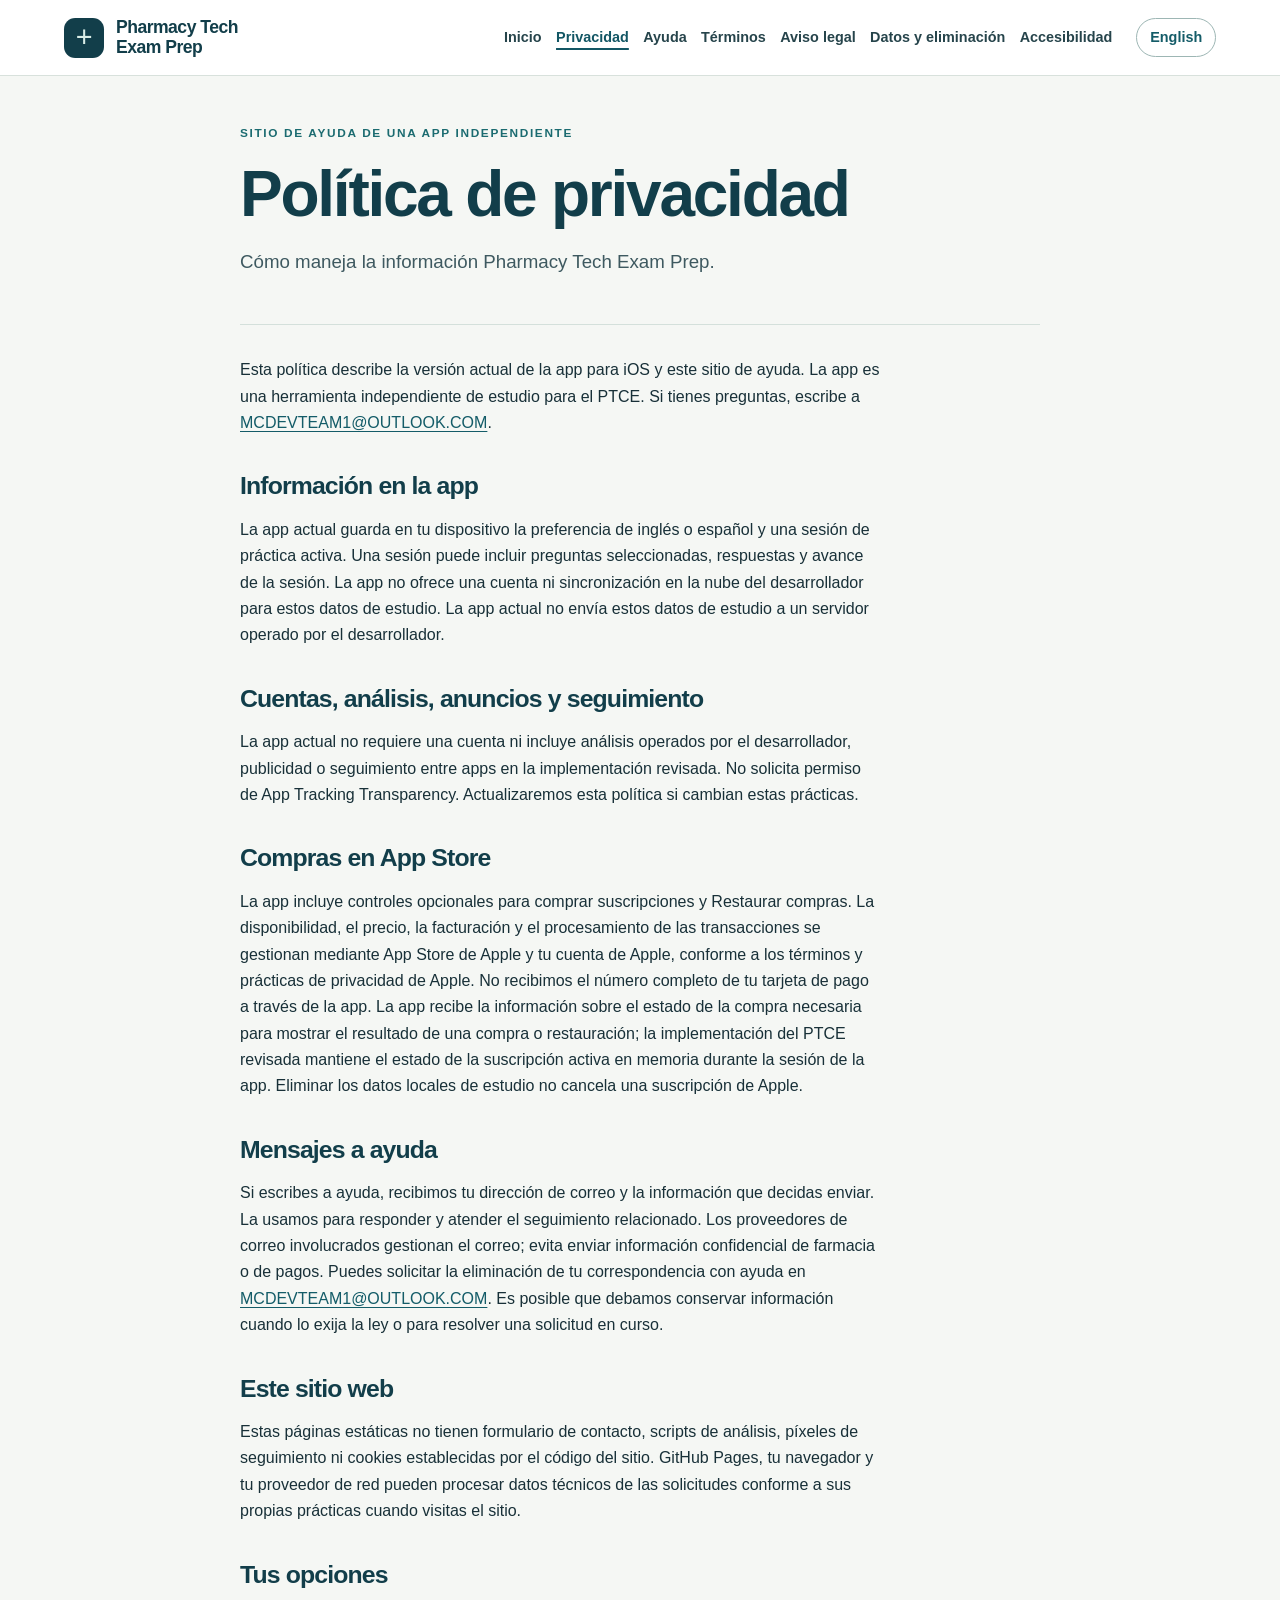
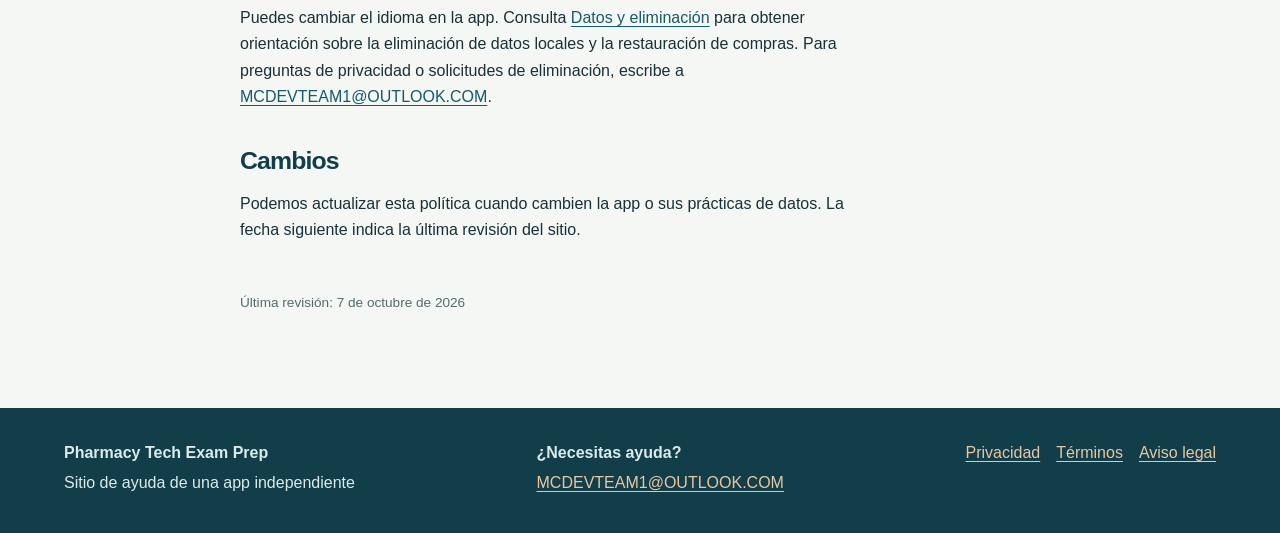
<file: privacy-es.html>
<!doctype html>
<html lang="es">
<head>
  <meta charset="utf-8">
  <meta name="viewport" content="width=device-width, initial-scale=1">
  <meta name="description" content="Cómo maneja la información Pharmacy Tech Exam Prep.">
  <meta name="color-scheme" content="light">
  <title>Política de privacidad | Pharmacy Tech Exam Prep</title>
  <link rel="icon" href="assets/favicon.svg" type="image/svg+xml">
  <link rel="stylesheet" href="assets/styles.css">
  <link rel="alternate" hreflang="en" href="privacy.html">
  <link rel="alternate" hreflang="es" href="privacy-es.html">
</head>
<body>
<a class="skip-link" href="#main">Saltar al contenido principal</a>
<header class="site-header"><div class="header-inner"><a class="brand" href="index-es.html" aria-label="Pharmacy Tech Exam Prep — Inicio"><span class="brand-mark" aria-hidden="true">+</span><span>Pharmacy Tech<br>Exam Prep</span></a><nav aria-label="Navegación principal"><a href="index-es.html">Inicio</a><a href="privacy-es.html" aria-current="page">Privacidad</a><a href="support-es.html">Ayuda</a><a href="terms-es.html">Términos</a><a href="disclaimer-es.html">Aviso legal</a><a href="data-privacy-es.html">Datos y eliminación</a><a href="accessibility-es.html">Accesibilidad</a></nav><a class="language" href="privacy.html" lang="en" hreflang="en" aria-label="View this page in English">English</a></div></header>
<main id="main" tabindex="-1" class="container article"><div class="page-heading"><p class="eyebrow">Sitio de ayuda de una app independiente</p><h1>Política de privacidad</h1><p class="lead">Cómo maneja la información Pharmacy Tech Exam Prep.</p></div><p class="intro">Esta política describe la versión actual de la app para iOS y este sitio de ayuda. La app es una herramienta independiente de estudio para el PTCE. Si tienes preguntas, escribe a <a href="mailto:MCDEVTEAM1@OUTLOOK.COM">MCDEVTEAM1@OUTLOOK.COM</a>.</p><h2>Información en la app</h2><p>La app actual guarda en tu dispositivo la preferencia de inglés o español y una sesión de práctica activa. Una sesión puede incluir preguntas seleccionadas, respuestas y avance de la sesión. La app no ofrece una cuenta ni sincronización en la nube del desarrollador para estos datos de estudio. La app actual no envía estos datos de estudio a un servidor operado por el desarrollador.</p><h2>Cuentas, análisis, anuncios y seguimiento</h2><p>La app actual no requiere una cuenta ni incluye análisis operados por el desarrollador, publicidad o seguimiento entre apps en la implementación revisada. No solicita permiso de App Tracking Transparency. Actualizaremos esta política si cambian estas prácticas.</p><h2>Compras en App Store</h2><p>La app incluye controles opcionales para comprar suscripciones y Restaurar compras. La disponibilidad, el precio, la facturación y el procesamiento de las transacciones se gestionan mediante App Store de Apple y tu cuenta de Apple, conforme a los términos y prácticas de privacidad de Apple. No recibimos el número completo de tu tarjeta de pago a través de la app. La app recibe la información sobre el estado de la compra necesaria para mostrar el resultado de una compra o restauración; la implementación del PTCE revisada mantiene el estado de la suscripción activa en memoria durante la sesión de la app. Eliminar los datos locales de estudio no cancela una suscripción de Apple.</p><h2>Mensajes a ayuda</h2><p>Si escribes a ayuda, recibimos tu dirección de correo y la información que decidas enviar. La usamos para responder y atender el seguimiento relacionado. Los proveedores de correo involucrados gestionan el correo; evita enviar información confidencial de farmacia o de pagos. Puedes solicitar la eliminación de tu correspondencia con ayuda en <a href="mailto:MCDEVTEAM1@OUTLOOK.COM">MCDEVTEAM1@OUTLOOK.COM</a>. Es posible que debamos conservar información cuando lo exija la ley o para resolver una solicitud en curso.</p><h2>Este sitio web</h2><p>Estas páginas estáticas no tienen formulario de contacto, scripts de análisis, píxeles de seguimiento ni cookies establecidas por el código del sitio. GitHub Pages, tu navegador y tu proveedor de red pueden procesar datos técnicos de las solicitudes conforme a sus propias prácticas cuando visitas el sitio.</p><h2>Tus opciones</h2><p>Puedes cambiar el idioma en la app. Consulta <a href="data-privacy-es.html">Datos y eliminación</a> para obtener orientación sobre la eliminación de datos locales y la restauración de compras. Para preguntas de privacidad o solicitudes de eliminación, escribe a <a href="mailto:MCDEVTEAM1@OUTLOOK.COM">MCDEVTEAM1@OUTLOOK.COM</a>.</p><h2>Cambios</h2><p>Podemos actualizar esta política cuando cambien la app o sus prácticas de datos. La fecha siguiente indica la última revisión del sitio.</p><p class="revision">Última revisión: 7 de octubre de 2026</p></main>
<footer class="site-footer"><div class="footer-inner"><div><strong>Pharmacy Tech Exam Prep</strong><p>Sitio de ayuda de una app independiente</p></div><div><strong>¿Necesitas ayuda?</strong><p><a href="mailto:MCDEVTEAM1@OUTLOOK.COM">MCDEVTEAM1@OUTLOOK.COM</a></p></div><div class="footer-links"><a href="privacy-es.html">Privacidad</a><a href="terms-es.html">Términos</a><a href="disclaimer-es.html">Aviso legal</a></div></div></footer>
</body>
</html>
</file>
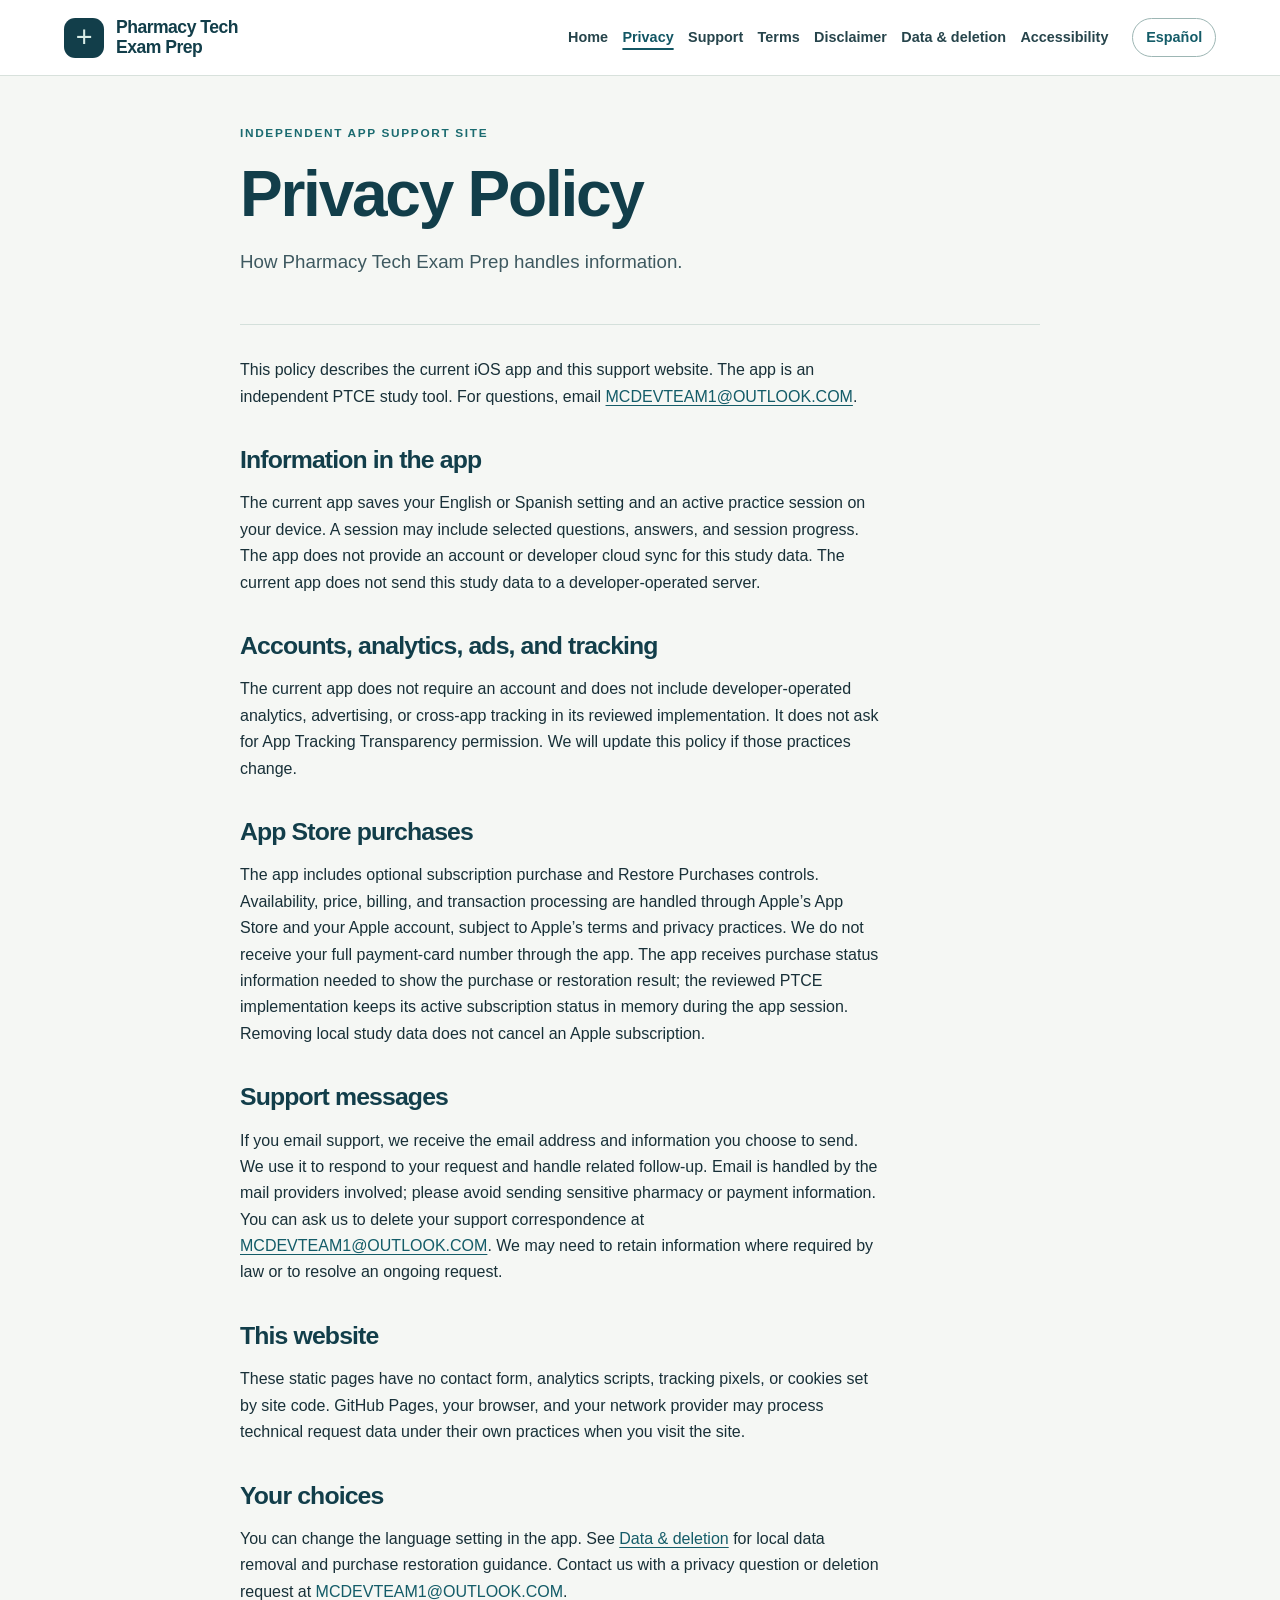
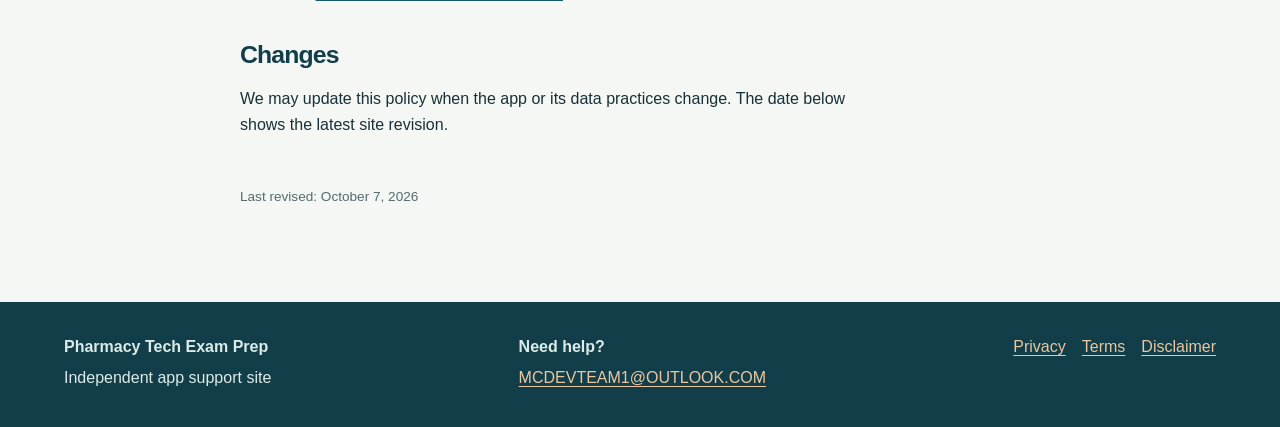
<file: privacy.html>
<!doctype html>
<html lang="en">
<head>
  <meta charset="utf-8">
  <meta name="viewport" content="width=device-width, initial-scale=1">
  <meta name="description" content="How Pharmacy Tech Exam Prep handles information.">
  <meta name="color-scheme" content="light">
  <title>Privacy Policy | Pharmacy Tech Exam Prep</title>
  <link rel="icon" href="assets/favicon.svg" type="image/svg+xml">
  <link rel="stylesheet" href="assets/styles.css">
  <link rel="alternate" hreflang="en" href="privacy.html">
  <link rel="alternate" hreflang="es" href="privacy-es.html">
</head>
<body>
<a class="skip-link" href="#main">Skip to main content</a>
<header class="site-header"><div class="header-inner"><a class="brand" href="index.html" aria-label="Pharmacy Tech Exam Prep — Home"><span class="brand-mark" aria-hidden="true">+</span><span>Pharmacy Tech<br>Exam Prep</span></a><nav aria-label="Main navigation"><a href="index.html">Home</a><a href="privacy.html" aria-current="page">Privacy</a><a href="support.html">Support</a><a href="terms.html">Terms</a><a href="disclaimer.html">Disclaimer</a><a href="data-privacy.html">Data &amp; deletion</a><a href="accessibility.html">Accessibility</a></nav><a class="language" href="privacy-es.html" lang="es" hreflang="es" aria-label="Ver esta página en español">Español</a></div></header>
<main id="main" tabindex="-1" class="container article"><div class="page-heading"><p class="eyebrow">Independent app support site</p><h1>Privacy Policy</h1><p class="lead">How Pharmacy Tech Exam Prep handles information.</p></div><p class="intro">This policy describes the current iOS app and this support website. The app is an independent PTCE study tool. For questions, email <a href="mailto:MCDEVTEAM1@OUTLOOK.COM">MCDEVTEAM1@OUTLOOK.COM</a>.</p><h2>Information in the app</h2><p>The current app saves your English or Spanish setting and an active practice session on your device. A session may include selected questions, answers, and session progress. The app does not provide an account or developer cloud sync for this study data. The current app does not send this study data to a developer-operated server.</p><h2>Accounts, analytics, ads, and tracking</h2><p>The current app does not require an account and does not include developer-operated analytics, advertising, or cross-app tracking in its reviewed implementation. It does not ask for App Tracking Transparency permission. We will update this policy if those practices change.</p><h2>App Store purchases</h2><p>The app includes optional subscription purchase and Restore Purchases controls. Availability, price, billing, and transaction processing are handled through Apple’s App Store and your Apple account, subject to Apple’s terms and privacy practices. We do not receive your full payment-card number through the app. The app receives purchase status information needed to show the purchase or restoration result; the reviewed PTCE implementation keeps its active subscription status in memory during the app session. Removing local study data does not cancel an Apple subscription.</p><h2>Support messages</h2><p>If you email support, we receive the email address and information you choose to send. We use it to respond to your request and handle related follow-up. Email is handled by the mail providers involved; please avoid sending sensitive pharmacy or payment information. You can ask us to delete your support correspondence at <a href="mailto:MCDEVTEAM1@OUTLOOK.COM">MCDEVTEAM1@OUTLOOK.COM</a>. We may need to retain information where required by law or to resolve an ongoing request.</p><h2>This website</h2><p>These static pages have no contact form, analytics scripts, tracking pixels, or cookies set by site code. GitHub Pages, your browser, and your network provider may process technical request data under their own practices when you visit the site.</p><h2>Your choices</h2><p>You can change the language setting in the app. See <a href="data-privacy.html">Data &amp; deletion</a> for local data removal and purchase restoration guidance. Contact us with a privacy question or deletion request at <a href="mailto:MCDEVTEAM1@OUTLOOK.COM">MCDEVTEAM1@OUTLOOK.COM</a>.</p><h2>Changes</h2><p>We may update this policy when the app or its data practices change. The date below shows the latest site revision.</p><p class="revision">Last revised: October 7, 2026</p></main>
<footer class="site-footer"><div class="footer-inner"><div><strong>Pharmacy Tech Exam Prep</strong><p>Independent app support site</p></div><div><strong>Need help?</strong><p><a href="mailto:MCDEVTEAM1@OUTLOOK.COM">MCDEVTEAM1@OUTLOOK.COM</a></p></div><div class="footer-links"><a href="privacy.html">Privacy</a><a href="terms.html">Terms</a><a href="disclaimer.html">Disclaimer</a></div></div></footer>
</body>
</html>
</file>
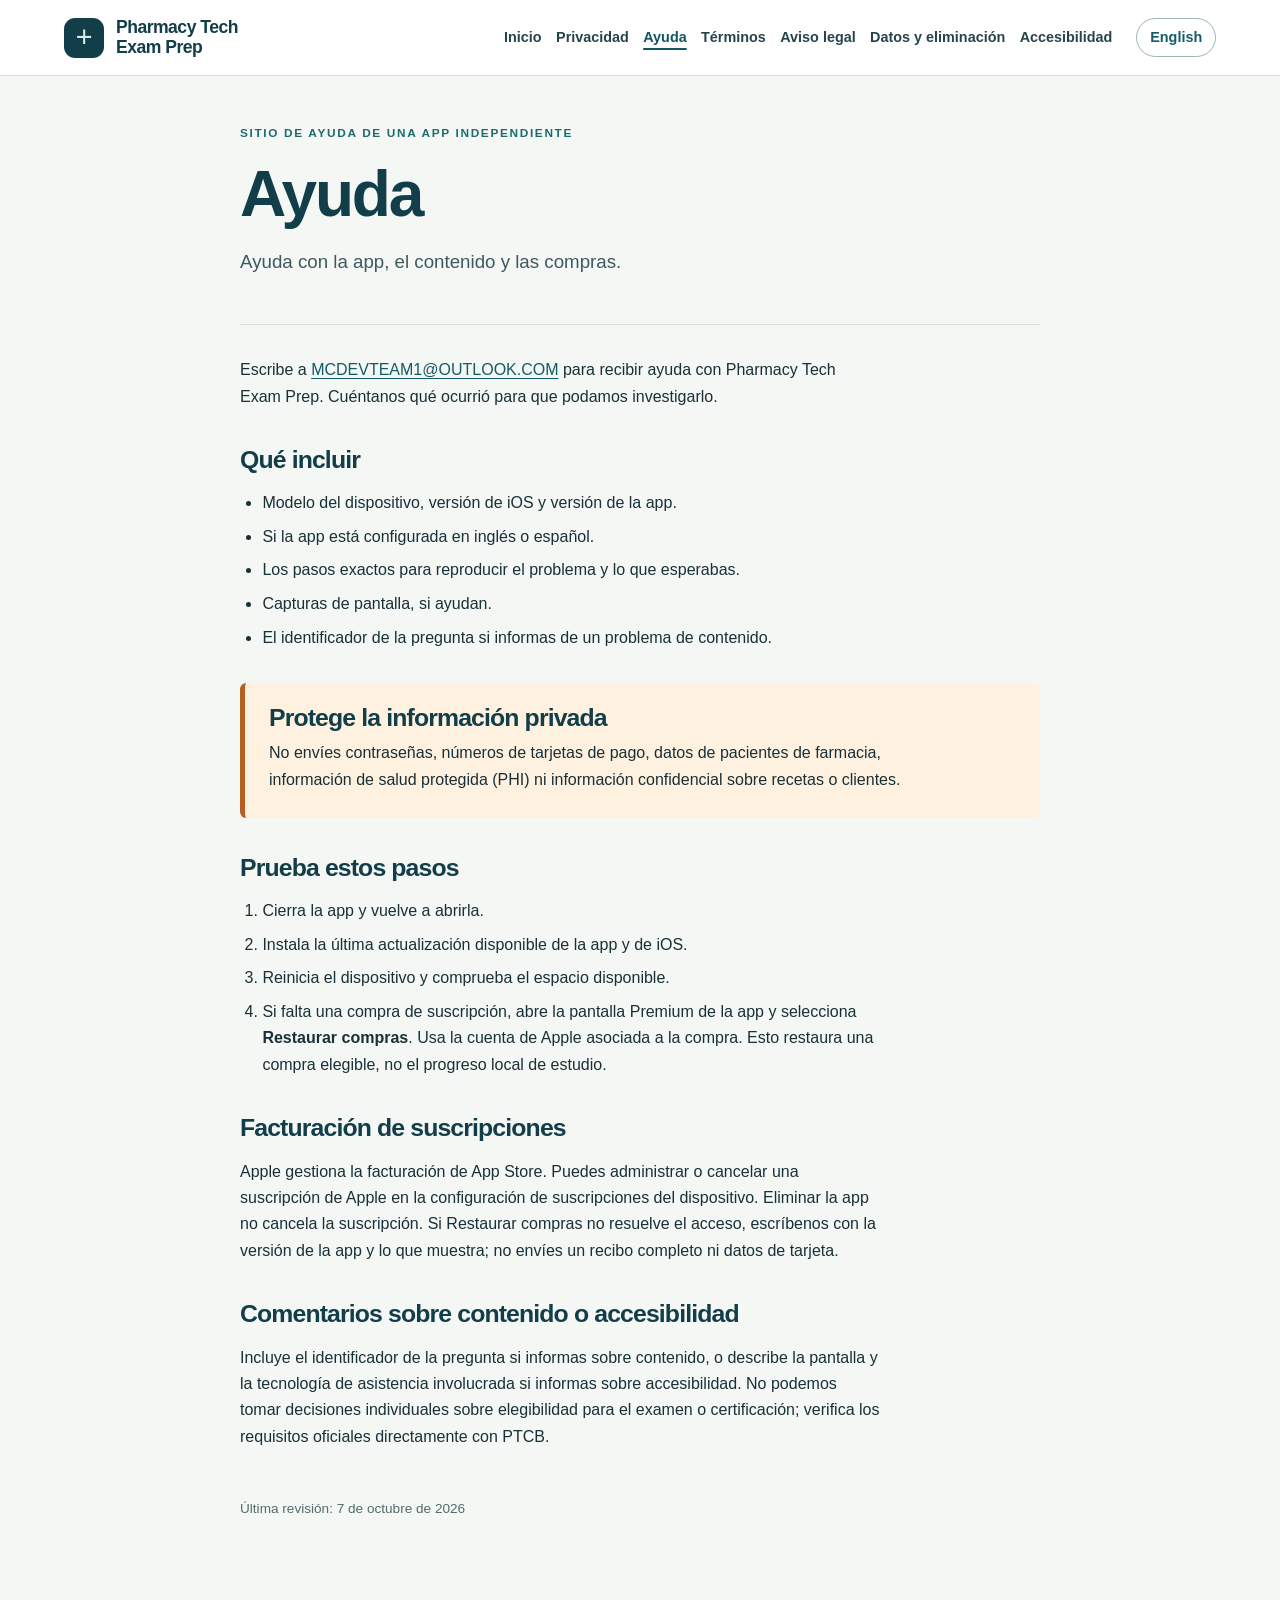
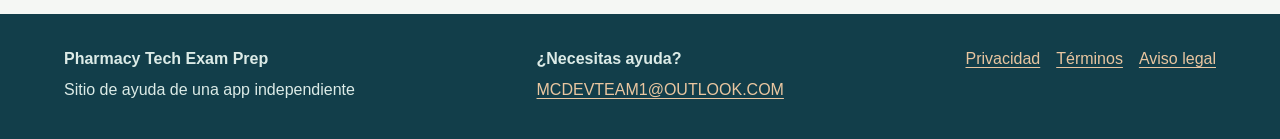
<file: support-es.html>
<!doctype html>
<html lang="es">
<head>
  <meta charset="utf-8">
  <meta name="viewport" content="width=device-width, initial-scale=1">
  <meta name="description" content="Ayuda con la app, el contenido y las compras.">
  <meta name="color-scheme" content="light">
  <title>Ayuda | Pharmacy Tech Exam Prep</title>
  <link rel="icon" href="assets/favicon.svg" type="image/svg+xml">
  <link rel="stylesheet" href="assets/styles.css">
  <link rel="alternate" hreflang="en" href="support.html">
  <link rel="alternate" hreflang="es" href="support-es.html">
</head>
<body>
<a class="skip-link" href="#main">Saltar al contenido principal</a>
<header class="site-header"><div class="header-inner"><a class="brand" href="index-es.html" aria-label="Pharmacy Tech Exam Prep — Inicio"><span class="brand-mark" aria-hidden="true">+</span><span>Pharmacy Tech<br>Exam Prep</span></a><nav aria-label="Navegación principal"><a href="index-es.html">Inicio</a><a href="privacy-es.html">Privacidad</a><a href="support-es.html" aria-current="page">Ayuda</a><a href="terms-es.html">Términos</a><a href="disclaimer-es.html">Aviso legal</a><a href="data-privacy-es.html">Datos y eliminación</a><a href="accessibility-es.html">Accesibilidad</a></nav><a class="language" href="support.html" lang="en" hreflang="en" aria-label="View this page in English">English</a></div></header>
<main id="main" tabindex="-1" class="container article"><div class="page-heading"><p class="eyebrow">Sitio de ayuda de una app independiente</p><h1>Ayuda</h1><p class="lead">Ayuda con la app, el contenido y las compras.</p></div><p class="intro">Escribe a <a href="mailto:MCDEVTEAM1@OUTLOOK.COM">MCDEVTEAM1@OUTLOOK.COM</a> para recibir ayuda con Pharmacy Tech Exam Prep. Cuéntanos qué ocurrió para que podamos investigarlo.</p><h2>Qué incluir</h2><ul><li>Modelo del dispositivo, versión de iOS y versión de la app.</li><li>Si la app está configurada en inglés o español.</li><li>Los pasos exactos para reproducir el problema y lo que esperabas.</li><li>Capturas de pantalla, si ayudan.</li><li>El identificador de la pregunta si informas de un problema de contenido.</li></ul><aside class="caution"><h2>Protege la información privada</h2><p>No envíes contraseñas, números de tarjetas de pago, datos de pacientes de farmacia, información de salud protegida (PHI) ni información confidencial sobre recetas o clientes.</p></aside><h2>Prueba estos pasos</h2><ol><li>Cierra la app y vuelve a abrirla.</li><li>Instala la última actualización disponible de la app y de iOS.</li><li>Reinicia el dispositivo y comprueba el espacio disponible.</li><li>Si falta una compra de suscripción, abre la pantalla Premium de la app y selecciona <strong>Restaurar compras</strong>. Usa la cuenta de Apple asociada a la compra. Esto restaura una compra elegible, no el progreso local de estudio.</li></ol><h2>Facturación de suscripciones</h2><p>Apple gestiona la facturación de App Store. Puedes administrar o cancelar una suscripción de Apple en la configuración de suscripciones del dispositivo. Eliminar la app no cancela la suscripción. Si Restaurar compras no resuelve el acceso, escríbenos con la versión de la app y lo que muestra; no envíes un recibo completo ni datos de tarjeta.</p><h2>Comentarios sobre contenido o accesibilidad</h2><p>Incluye el identificador de la pregunta si informas sobre contenido, o describe la pantalla y la tecnología de asistencia involucrada si informas sobre accesibilidad. No podemos tomar decisiones individuales sobre elegibilidad para el examen o certificación; verifica los requisitos oficiales directamente con PTCB.</p><p class="revision">Última revisión: 7 de octubre de 2026</p></main>
<footer class="site-footer"><div class="footer-inner"><div><strong>Pharmacy Tech Exam Prep</strong><p>Sitio de ayuda de una app independiente</p></div><div><strong>¿Necesitas ayuda?</strong><p><a href="mailto:MCDEVTEAM1@OUTLOOK.COM">MCDEVTEAM1@OUTLOOK.COM</a></p></div><div class="footer-links"><a href="privacy-es.html">Privacidad</a><a href="terms-es.html">Términos</a><a href="disclaimer-es.html">Aviso legal</a></div></div></footer>
</body>
</html>
</file>
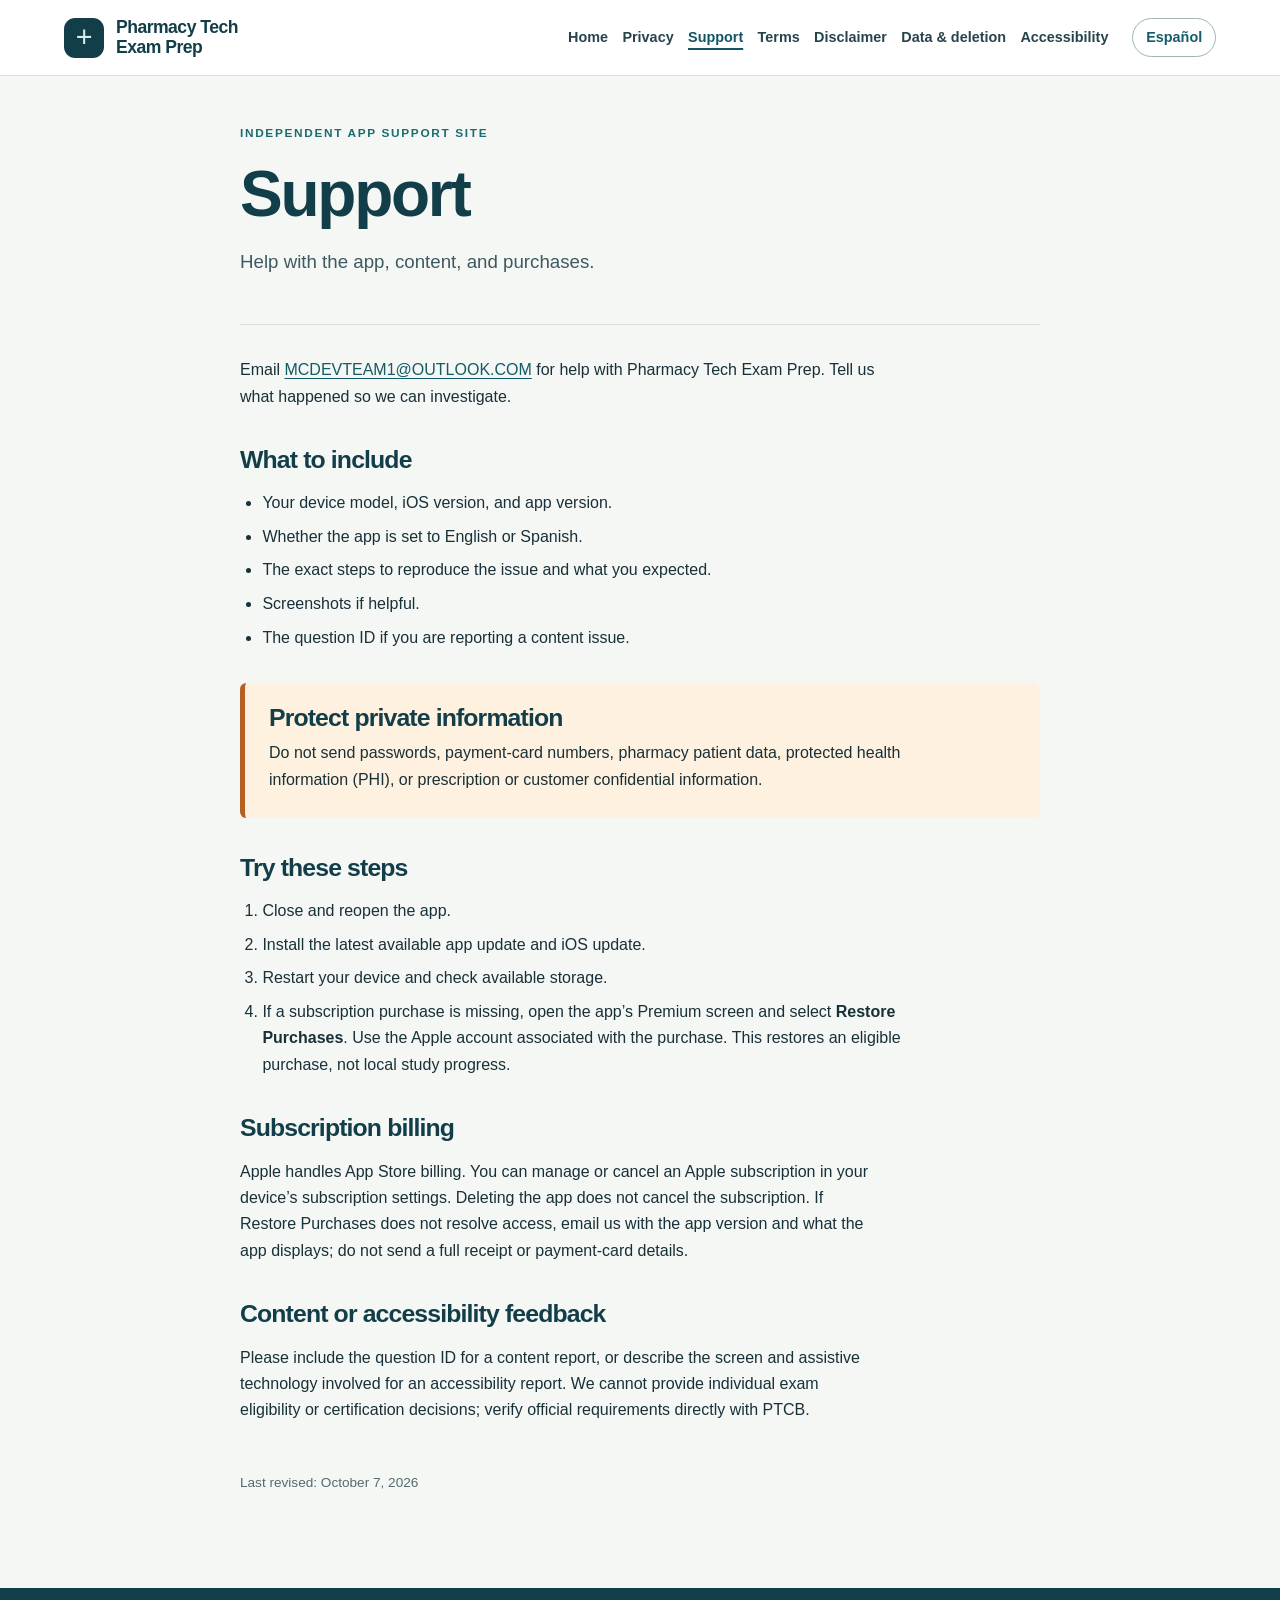
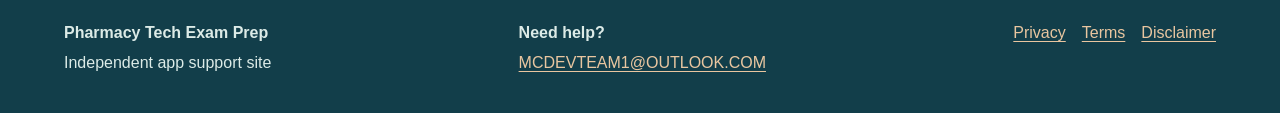
<file: support.html>
<!doctype html>
<html lang="en">
<head>
  <meta charset="utf-8">
  <meta name="viewport" content="width=device-width, initial-scale=1">
  <meta name="description" content="Help with the app, content, and purchases.">
  <meta name="color-scheme" content="light">
  <title>Support | Pharmacy Tech Exam Prep</title>
  <link rel="icon" href="assets/favicon.svg" type="image/svg+xml">
  <link rel="stylesheet" href="assets/styles.css">
  <link rel="alternate" hreflang="en" href="support.html">
  <link rel="alternate" hreflang="es" href="support-es.html">
</head>
<body>
<a class="skip-link" href="#main">Skip to main content</a>
<header class="site-header"><div class="header-inner"><a class="brand" href="index.html" aria-label="Pharmacy Tech Exam Prep — Home"><span class="brand-mark" aria-hidden="true">+</span><span>Pharmacy Tech<br>Exam Prep</span></a><nav aria-label="Main navigation"><a href="index.html">Home</a><a href="privacy.html">Privacy</a><a href="support.html" aria-current="page">Support</a><a href="terms.html">Terms</a><a href="disclaimer.html">Disclaimer</a><a href="data-privacy.html">Data &amp; deletion</a><a href="accessibility.html">Accessibility</a></nav><a class="language" href="support-es.html" lang="es" hreflang="es" aria-label="Ver esta página en español">Español</a></div></header>
<main id="main" tabindex="-1" class="container article"><div class="page-heading"><p class="eyebrow">Independent app support site</p><h1>Support</h1><p class="lead">Help with the app, content, and purchases.</p></div><p class="intro">Email <a href="mailto:MCDEVTEAM1@OUTLOOK.COM">MCDEVTEAM1@OUTLOOK.COM</a> for help with Pharmacy Tech Exam Prep. Tell us what happened so we can investigate.</p><h2>What to include</h2><ul><li>Your device model, iOS version, and app version.</li><li>Whether the app is set to English or Spanish.</li><li>The exact steps to reproduce the issue and what you expected.</li><li>Screenshots if helpful.</li><li>The question ID if you are reporting a content issue.</li></ul><aside class="caution"><h2>Protect private information</h2><p>Do not send passwords, payment-card numbers, pharmacy patient data, protected health information (PHI), or prescription or customer confidential information.</p></aside><h2>Try these steps</h2><ol><li>Close and reopen the app.</li><li>Install the latest available app update and iOS update.</li><li>Restart your device and check available storage.</li><li>If a subscription purchase is missing, open the app’s Premium screen and select <strong>Restore Purchases</strong>. Use the Apple account associated with the purchase. This restores an eligible purchase, not local study progress.</li></ol><h2>Subscription billing</h2><p>Apple handles App Store billing. You can manage or cancel an Apple subscription in your device’s subscription settings. Deleting the app does not cancel the subscription. If Restore Purchases does not resolve access, email us with the app version and what the app displays; do not send a full receipt or payment-card details.</p><h2>Content or accessibility feedback</h2><p>Please include the question ID for a content report, or describe the screen and assistive technology involved for an accessibility report. We cannot provide individual exam eligibility or certification decisions; verify official requirements directly with PTCB.</p><p class="revision">Last revised: October 7, 2026</p></main>
<footer class="site-footer"><div class="footer-inner"><div><strong>Pharmacy Tech Exam Prep</strong><p>Independent app support site</p></div><div><strong>Need help?</strong><p><a href="mailto:MCDEVTEAM1@OUTLOOK.COM">MCDEVTEAM1@OUTLOOK.COM</a></p></div><div class="footer-links"><a href="privacy.html">Privacy</a><a href="terms.html">Terms</a><a href="disclaimer.html">Disclaimer</a></div></div></footer>
</body>
</html>
</file>
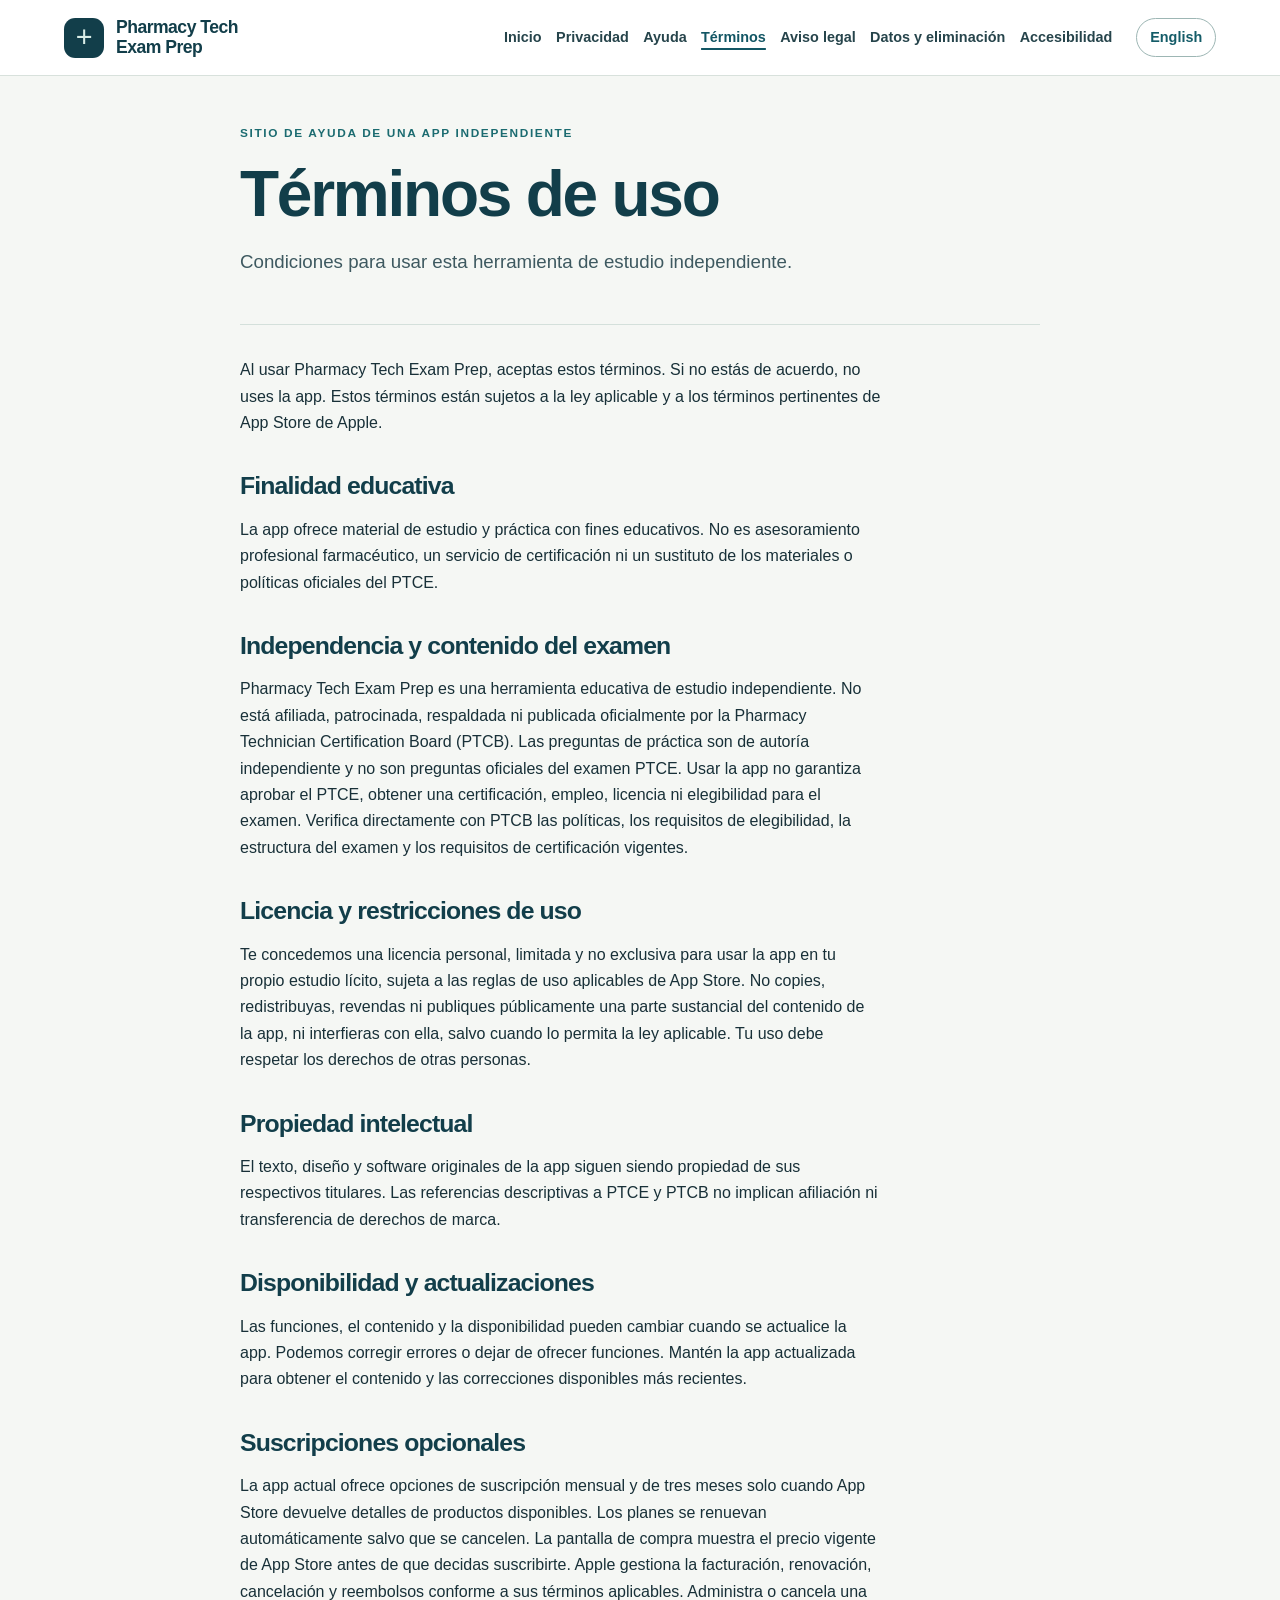
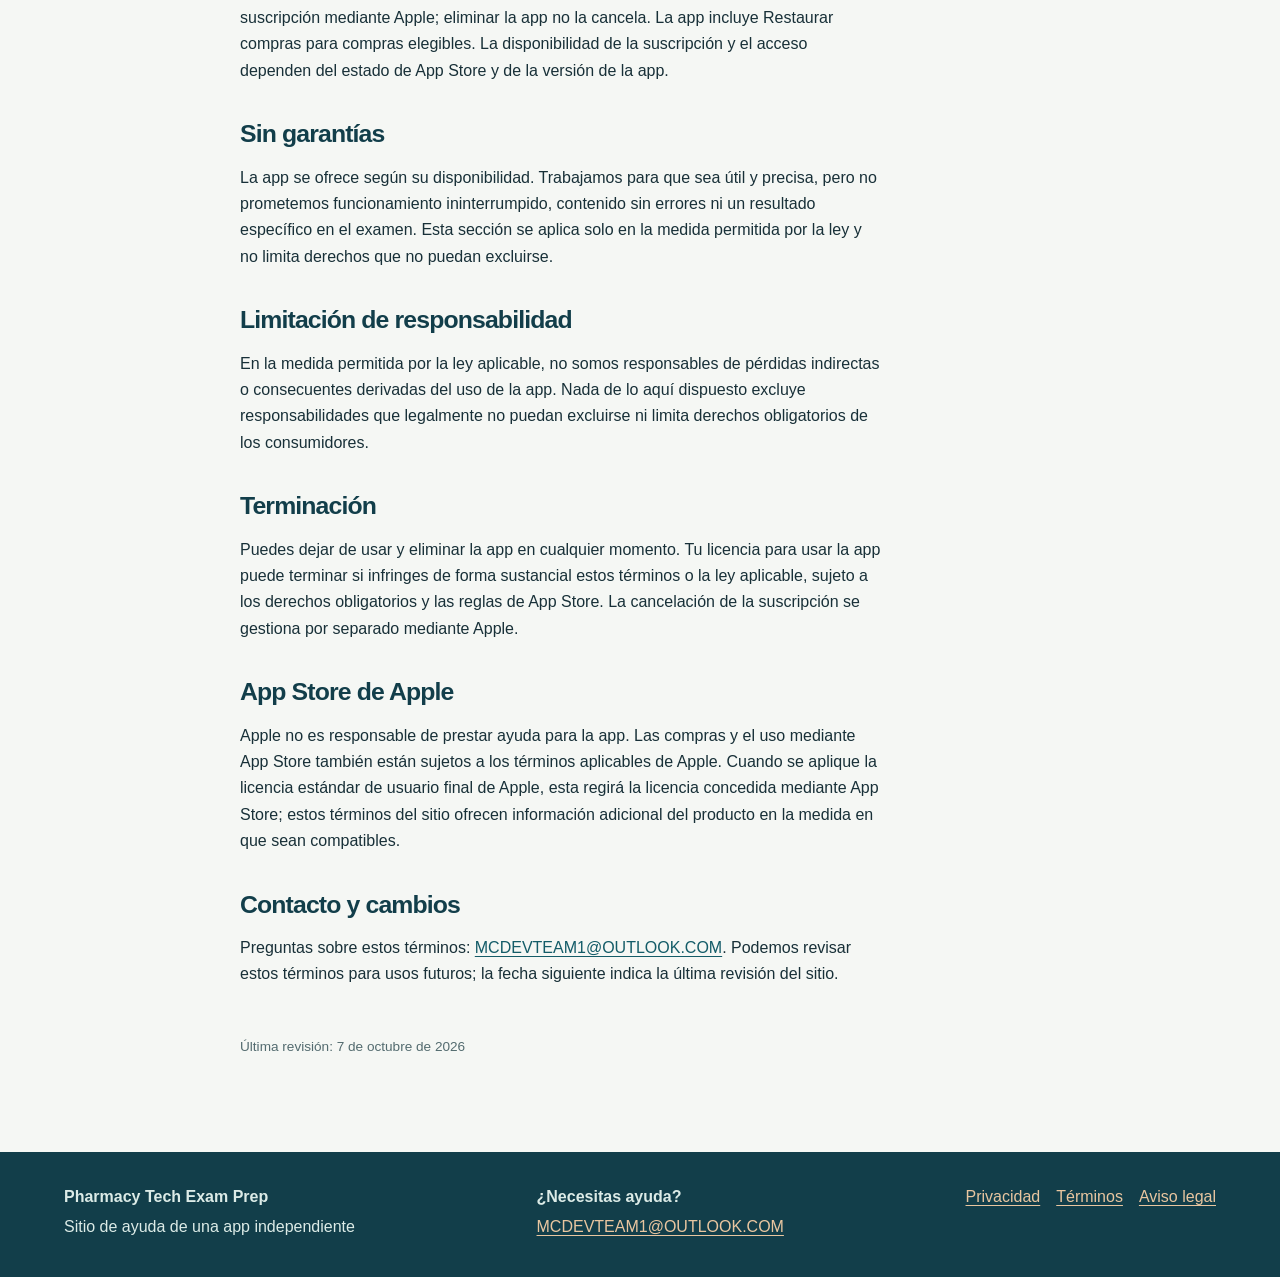
<file: terms-es.html>
<!doctype html>
<html lang="es">
<head>
  <meta charset="utf-8">
  <meta name="viewport" content="width=device-width, initial-scale=1">
  <meta name="description" content="Condiciones para usar esta herramienta de estudio independiente.">
  <meta name="color-scheme" content="light">
  <title>Términos de uso | Pharmacy Tech Exam Prep</title>
  <link rel="icon" href="assets/favicon.svg" type="image/svg+xml">
  <link rel="stylesheet" href="assets/styles.css">
  <link rel="alternate" hreflang="en" href="terms.html">
  <link rel="alternate" hreflang="es" href="terms-es.html">
</head>
<body>
<a class="skip-link" href="#main">Saltar al contenido principal</a>
<header class="site-header"><div class="header-inner"><a class="brand" href="index-es.html" aria-label="Pharmacy Tech Exam Prep — Inicio"><span class="brand-mark" aria-hidden="true">+</span><span>Pharmacy Tech<br>Exam Prep</span></a><nav aria-label="Navegación principal"><a href="index-es.html">Inicio</a><a href="privacy-es.html">Privacidad</a><a href="support-es.html">Ayuda</a><a href="terms-es.html" aria-current="page">Términos</a><a href="disclaimer-es.html">Aviso legal</a><a href="data-privacy-es.html">Datos y eliminación</a><a href="accessibility-es.html">Accesibilidad</a></nav><a class="language" href="terms.html" lang="en" hreflang="en" aria-label="View this page in English">English</a></div></header>
<main id="main" tabindex="-1" class="container article"><div class="page-heading"><p class="eyebrow">Sitio de ayuda de una app independiente</p><h1>Términos de uso</h1><p class="lead">Condiciones para usar esta herramienta de estudio independiente.</p></div><p class="intro">Al usar Pharmacy Tech Exam Prep, aceptas estos términos. Si no estás de acuerdo, no uses la app. Estos términos están sujetos a la ley aplicable y a los términos pertinentes de App Store de Apple.</p><h2>Finalidad educativa</h2><p>La app ofrece material de estudio y práctica con fines educativos. No es asesoramiento profesional farmacéutico, un servicio de certificación ni un sustituto de los materiales o políticas oficiales del PTCE.</p><h2>Independencia y contenido del examen</h2><p>Pharmacy Tech Exam Prep es una herramienta educativa de estudio independiente. No está afiliada, patrocinada, respaldada ni publicada oficialmente por la Pharmacy Technician Certification Board (PTCB). Las preguntas de práctica son de autoría independiente y no son preguntas oficiales del examen PTCE. Usar la app no garantiza aprobar el PTCE, obtener una certificación, empleo, licencia ni elegibilidad para el examen. Verifica directamente con PTCB las políticas, los requisitos de elegibilidad, la estructura del examen y los requisitos de certificación vigentes.</p><h2>Licencia y restricciones de uso</h2><p>Te concedemos una licencia personal, limitada y no exclusiva para usar la app en tu propio estudio lícito, sujeta a las reglas de uso aplicables de App Store. No copies, redistribuyas, revendas ni publiques públicamente una parte sustancial del contenido de la app, ni interfieras con ella, salvo cuando lo permita la ley aplicable. Tu uso debe respetar los derechos de otras personas.</p><h2>Propiedad intelectual</h2><p>El texto, diseño y software originales de la app siguen siendo propiedad de sus respectivos titulares. Las referencias descriptivas a PTCE y PTCB no implican afiliación ni transferencia de derechos de marca.</p><h2>Disponibilidad y actualizaciones</h2><p>Las funciones, el contenido y la disponibilidad pueden cambiar cuando se actualice la app. Podemos corregir errores o dejar de ofrecer funciones. Mantén la app actualizada para obtener el contenido y las correcciones disponibles más recientes.</p><h2>Suscripciones opcionales</h2><p>La app actual ofrece opciones de suscripción mensual y de tres meses solo cuando App Store devuelve detalles de productos disponibles. Los planes se renuevan automáticamente salvo que se cancelen. La pantalla de compra muestra el precio vigente de App Store antes de que decidas suscribirte. Apple gestiona la facturación, renovación, cancelación y reembolsos conforme a sus términos aplicables. Administra o cancela una suscripción mediante Apple; eliminar la app no la cancela. La app incluye Restaurar compras para compras elegibles. La disponibilidad de la suscripción y el acceso dependen del estado de App Store y de la versión de la app.</p><h2>Sin garantías</h2><p>La app se ofrece según su disponibilidad. Trabajamos para que sea útil y precisa, pero no prometemos funcionamiento ininterrumpido, contenido sin errores ni un resultado específico en el examen. Esta sección se aplica solo en la medida permitida por la ley y no limita derechos que no puedan excluirse.</p><h2>Limitación de responsabilidad</h2><p>En la medida permitida por la ley aplicable, no somos responsables de pérdidas indirectas o consecuentes derivadas del uso de la app. Nada de lo aquí dispuesto excluye responsabilidades que legalmente no puedan excluirse ni limita derechos obligatorios de los consumidores.</p><h2>Terminación</h2><p>Puedes dejar de usar y eliminar la app en cualquier momento. Tu licencia para usar la app puede terminar si infringes de forma sustancial estos términos o la ley aplicable, sujeto a los derechos obligatorios y las reglas de App Store. La cancelación de la suscripción se gestiona por separado mediante Apple.</p><h2>App Store de Apple</h2><p>Apple no es responsable de prestar ayuda para la app. Las compras y el uso mediante App Store también están sujetos a los términos aplicables de Apple. Cuando se aplique la licencia estándar de usuario final de Apple, esta regirá la licencia concedida mediante App Store; estos términos del sitio ofrecen información adicional del producto en la medida en que sean compatibles.</p><h2>Contacto y cambios</h2><p>Preguntas sobre estos términos: <a href="mailto:MCDEVTEAM1@OUTLOOK.COM">MCDEVTEAM1@OUTLOOK.COM</a>. Podemos revisar estos términos para usos futuros; la fecha siguiente indica la última revisión del sitio.</p><p class="revision">Última revisión: 7 de octubre de 2026</p></main>
<footer class="site-footer"><div class="footer-inner"><div><strong>Pharmacy Tech Exam Prep</strong><p>Sitio de ayuda de una app independiente</p></div><div><strong>¿Necesitas ayuda?</strong><p><a href="mailto:MCDEVTEAM1@OUTLOOK.COM">MCDEVTEAM1@OUTLOOK.COM</a></p></div><div class="footer-links"><a href="privacy-es.html">Privacidad</a><a href="terms-es.html">Términos</a><a href="disclaimer-es.html">Aviso legal</a></div></div></footer>
</body>
</html>
</file>
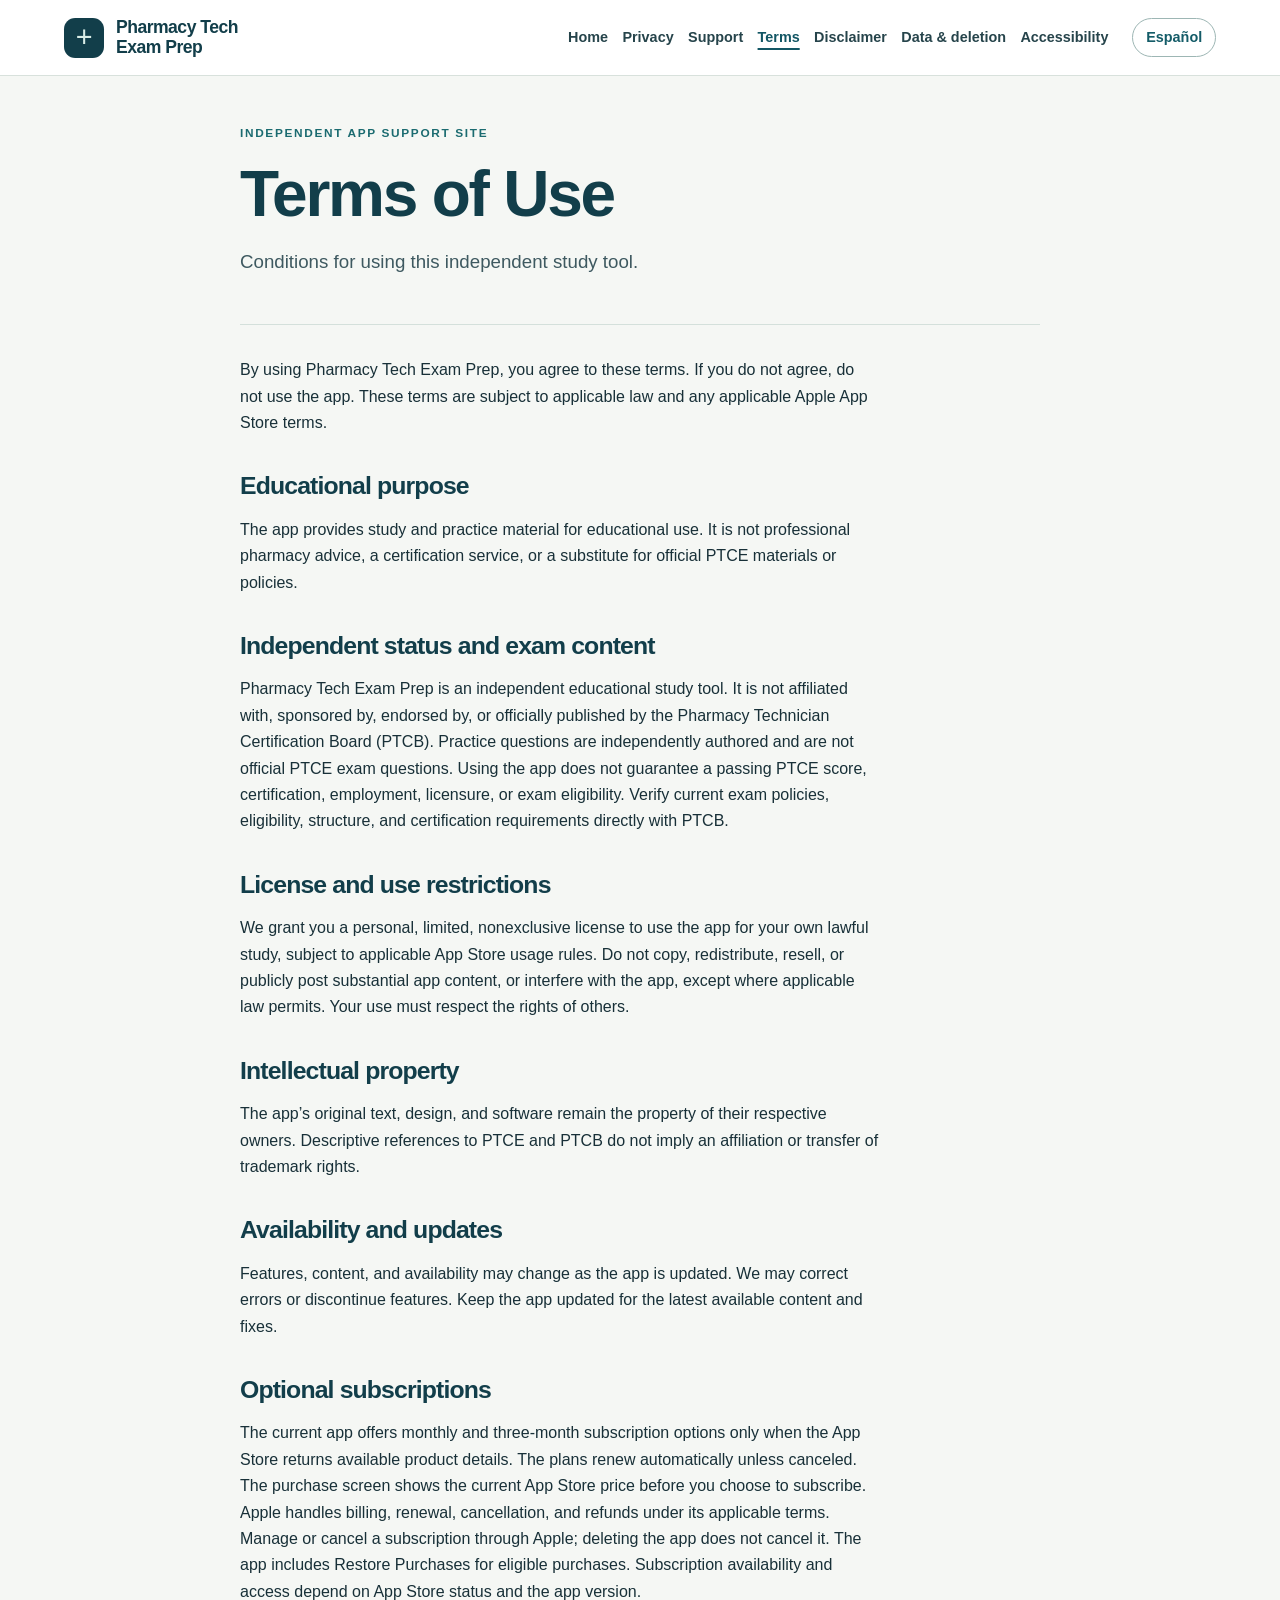
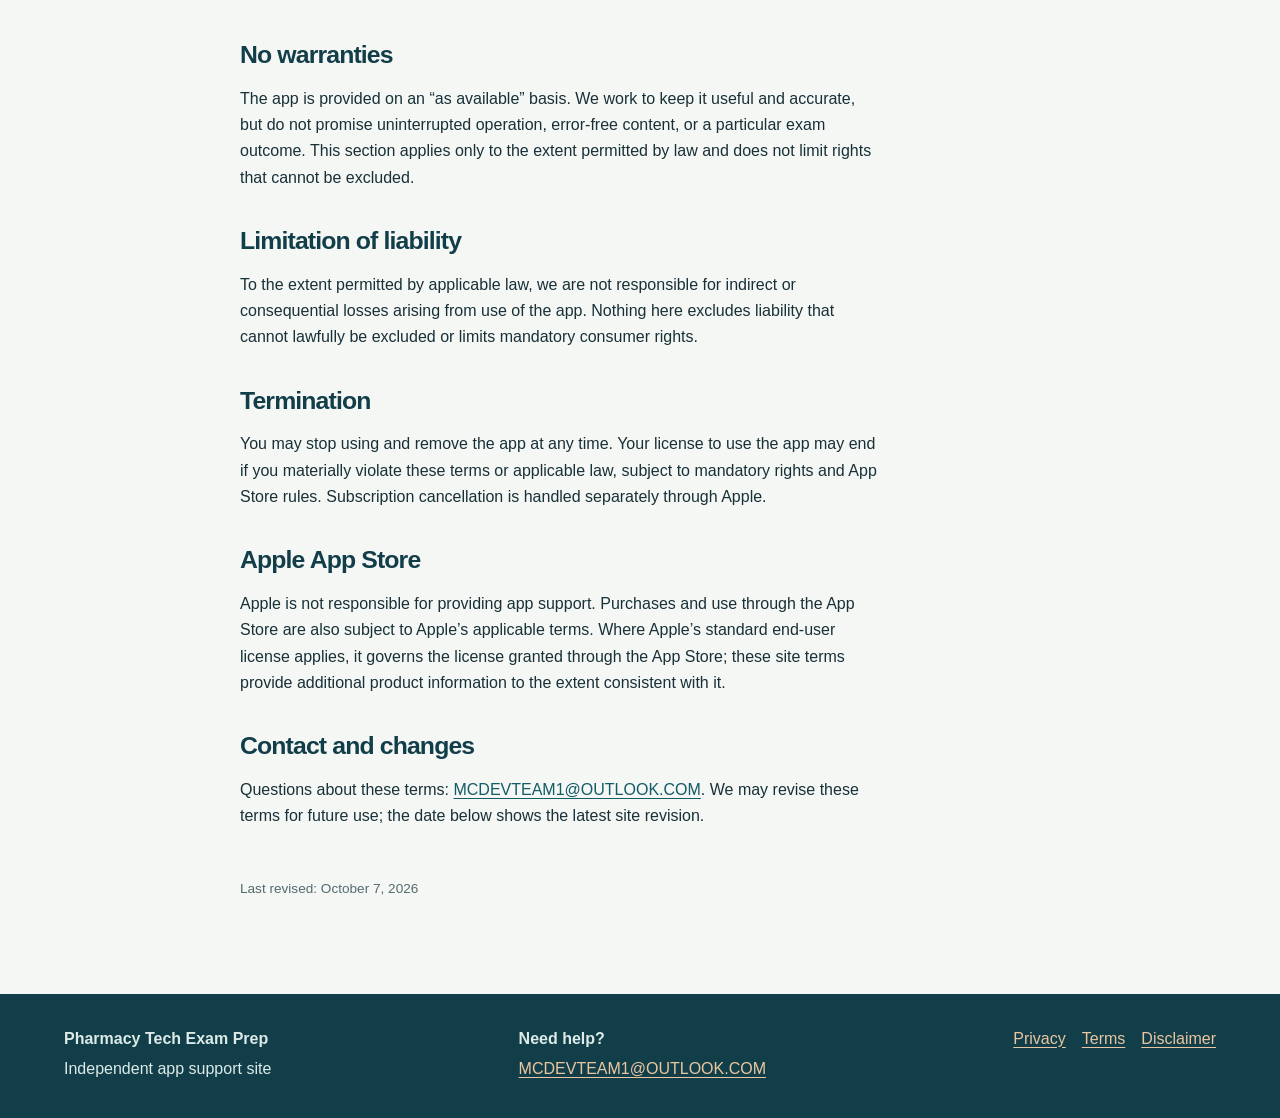
<file: terms.html>
<!doctype html>
<html lang="en">
<head>
  <meta charset="utf-8">
  <meta name="viewport" content="width=device-width, initial-scale=1">
  <meta name="description" content="Conditions for using this independent study tool.">
  <meta name="color-scheme" content="light">
  <title>Terms of Use | Pharmacy Tech Exam Prep</title>
  <link rel="icon" href="assets/favicon.svg" type="image/svg+xml">
  <link rel="stylesheet" href="assets/styles.css">
  <link rel="alternate" hreflang="en" href="terms.html">
  <link rel="alternate" hreflang="es" href="terms-es.html">
</head>
<body>
<a class="skip-link" href="#main">Skip to main content</a>
<header class="site-header"><div class="header-inner"><a class="brand" href="index.html" aria-label="Pharmacy Tech Exam Prep — Home"><span class="brand-mark" aria-hidden="true">+</span><span>Pharmacy Tech<br>Exam Prep</span></a><nav aria-label="Main navigation"><a href="index.html">Home</a><a href="privacy.html">Privacy</a><a href="support.html">Support</a><a href="terms.html" aria-current="page">Terms</a><a href="disclaimer.html">Disclaimer</a><a href="data-privacy.html">Data &amp; deletion</a><a href="accessibility.html">Accessibility</a></nav><a class="language" href="terms-es.html" lang="es" hreflang="es" aria-label="Ver esta página en español">Español</a></div></header>
<main id="main" tabindex="-1" class="container article"><div class="page-heading"><p class="eyebrow">Independent app support site</p><h1>Terms of Use</h1><p class="lead">Conditions for using this independent study tool.</p></div><p class="intro">By using Pharmacy Tech Exam Prep, you agree to these terms. If you do not agree, do not use the app. These terms are subject to applicable law and any applicable Apple App Store terms.</p><h2>Educational purpose</h2><p>The app provides study and practice material for educational use. It is not professional pharmacy advice, a certification service, or a substitute for official PTCE materials or policies.</p><h2>Independent status and exam content</h2><p>Pharmacy Tech Exam Prep is an independent educational study tool. It is not affiliated with, sponsored by, endorsed by, or officially published by the Pharmacy Technician Certification Board (PTCB). Practice questions are independently authored and are not official PTCE exam questions. Using the app does not guarantee a passing PTCE score, certification, employment, licensure, or exam eligibility. Verify current exam policies, eligibility, structure, and certification requirements directly with PTCB.</p><h2>License and use restrictions</h2><p>We grant you a personal, limited, nonexclusive license to use the app for your own lawful study, subject to applicable App Store usage rules. Do not copy, redistribute, resell, or publicly post substantial app content, or interfere with the app, except where applicable law permits. Your use must respect the rights of others.</p><h2>Intellectual property</h2><p>The app’s original text, design, and software remain the property of their respective owners. Descriptive references to PTCE and PTCB do not imply an affiliation or transfer of trademark rights.</p><h2>Availability and updates</h2><p>Features, content, and availability may change as the app is updated. We may correct errors or discontinue features. Keep the app updated for the latest available content and fixes.</p><h2>Optional subscriptions</h2><p>The current app offers monthly and three-month subscription options only when the App Store returns available product details. The plans renew automatically unless canceled. The purchase screen shows the current App Store price before you choose to subscribe. Apple handles billing, renewal, cancellation, and refunds under its applicable terms. Manage or cancel a subscription through Apple; deleting the app does not cancel it. The app includes Restore Purchases for eligible purchases. Subscription availability and access depend on App Store status and the app version.</p><h2>No warranties</h2><p>The app is provided on an “as available” basis. We work to keep it useful and accurate, but do not promise uninterrupted operation, error-free content, or a particular exam outcome. This section applies only to the extent permitted by law and does not limit rights that cannot be excluded.</p><h2>Limitation of liability</h2><p>To the extent permitted by applicable law, we are not responsible for indirect or consequential losses arising from use of the app. Nothing here excludes liability that cannot lawfully be excluded or limits mandatory consumer rights.</p><h2>Termination</h2><p>You may stop using and remove the app at any time. Your license to use the app may end if you materially violate these terms or applicable law, subject to mandatory rights and App Store rules. Subscription cancellation is handled separately through Apple.</p><h2>Apple App Store</h2><p>Apple is not responsible for providing app support. Purchases and use through the App Store are also subject to Apple’s applicable terms. Where Apple’s standard end-user license applies, it governs the license granted through the App Store; these site terms provide additional product information to the extent consistent with it.</p><h2>Contact and changes</h2><p>Questions about these terms: <a href="mailto:MCDEVTEAM1@OUTLOOK.COM">MCDEVTEAM1@OUTLOOK.COM</a>. We may revise these terms for future use; the date below shows the latest site revision.</p><p class="revision">Last revised: October 7, 2026</p></main>
<footer class="site-footer"><div class="footer-inner"><div><strong>Pharmacy Tech Exam Prep</strong><p>Independent app support site</p></div><div><strong>Need help?</strong><p><a href="mailto:MCDEVTEAM1@OUTLOOK.COM">MCDEVTEAM1@OUTLOOK.COM</a></p></div><div class="footer-links"><a href="privacy.html">Privacy</a><a href="terms.html">Terms</a><a href="disclaimer.html">Disclaimer</a></div></div></footer>
</body>
</html>
</file>
<file: assets/styles.css>
*{box-sizing:border-box}html{scroll-behavior:smooth}body{margin:0;background:#f5f7f4;color:#183038;font:16px/1.65 -apple-system,BlinkMacSystemFont,"Segoe UI",Roboto,Helvetica,Arial,sans-serif}a{color:#145c68;text-underline-offset:.18em}a:hover{color:#0d414b}a:focus-visible{outline:3px solid #b56022;outline-offset:4px;border-radius:2px}.skip-link{position:absolute;left:1rem;top:-5rem;background:#fff;color:#123e4a;padding:.7rem 1rem;z-index:10;font-weight:700}.skip-link:focus{top:1rem}.site-header{background:#fff;border-bottom:1px solid #d8e1dc}.header-inner{max-width:1200px;margin:auto;padding:1.1rem 1.5rem;display:flex;align-items:center;gap:1.5rem;flex-wrap:wrap}.brand{display:inline-flex;align-items:center;gap:.75rem;color:#123e4a;text-decoration:none;font-size:1.1rem;line-height:1.1;font-weight:800;letter-spacing:-.03em;white-space:nowrap}.brand-mark{display:grid;place-items:center;width:2.5rem;height:2.5rem;border-radius:.7rem;background:#123e4a;color:#d8ece6;font-size:1.8rem;line-height:1;font-weight:400}.site-header nav{display:flex;flex-wrap:wrap;gap:.25rem .9rem;align-items:center;margin-left:auto}.site-header nav a{padding:.28rem 0;text-decoration:none;color:#26444b;font-size:.9rem;font-weight:600}.site-header nav a[aria-current=page]{color:#125664;text-decoration:underline;text-decoration-thickness:2px;text-underline-offset:.45em}.language{display:inline-block;border:1px solid #9db6b4;border-radius:999px;padding:.4rem .8rem;text-decoration:none;white-space:nowrap;font-size:.9rem;font-weight:700}.container{width:min(100% - 2.5rem,1040px);margin:0 auto}.landing{padding:3rem 0 5rem}.article{max-width:800px;padding:3rem 0 5rem}.hero{position:relative;background:#123e4a;color:#f9fbfa;padding:clamp(2rem,5vw,4.5rem);border-radius:1.35rem;overflow:hidden;min-height:20rem}.hero:after{content:"";position:absolute;right:-8rem;bottom:-10rem;width:25rem;height:25rem;border:3rem solid #2c6670;border-radius:50%;opacity:.5;pointer-events:none}.hero>*{position:relative;z-index:1}.eyebrow{text-transform:uppercase;letter-spacing:.14em;font-size:.74rem;font-weight:800;color:#1b6b70;margin:0 0 .8rem}.hero .eyebrow{color:#b9ded6}h1,h2,h3{line-height:1.18;letter-spacing:-.035em;color:#123e4a}h1{font-size:clamp(2.25rem,5vw,4rem);margin:.2rem 0 1rem}h2{font-size:1.55rem;margin:2.2rem 0 .7rem}h3{font-size:1.16rem;margin:.35rem 0}.hero h1{color:#fff;max-width:14ch}.lead{font-size:1.17rem;line-height:1.5;color:#3e5960;margin:0 0 1.5rem}.hero .lead{color:#e1ece9;max-width:39rem}.button{display:inline-flex;align-items:center;gap:.7rem;background:#e8ae72;color:#173842;border-radius:.65rem;padding:.7rem 1.1rem;text-decoration:none;font-weight:800}.button:hover{background:#f2c292;color:#173842}.cards{display:grid;grid-template-columns:repeat(3,minmax(0,1fr));gap:1rem}.card{display:block;background:#fff;border:1px solid #d9e4df;border-radius:1rem;padding:1.4rem;text-decoration:none;color:#345057;box-shadow:0 4px 18px rgba(18,62,74,.04);transition:transform .15s,box-shadow .15s}.card:hover{transform:translateY(-3px);box-shadow:0 8px 22px rgba(18,62,74,.1)}.card h3{color:#123e4a}.card p{margin:0}.card-kicker{color:#416e70;font-size:.76rem;font-weight:800;text-transform:uppercase;letter-spacing:.1em}.page-heading{border-bottom:1px solid #d4e0db;padding-bottom:1.5rem;margin-bottom:2rem}.article p,.article li{max-width:72ch}.article ul,.article ol{padding-left:1.4rem}.article li{margin:.45rem 0}.notice,.caution{background:#e5f0ec;border-left:5px solid #21727c;padding:1.25rem 1.5rem;border-radius:.4rem;margin:2rem 0}.notice h2,.caution h2{margin:0 0 .5rem}.notice p,.caution p{margin:.3rem 0}.prominent{background:#e1ece8}.caution{background:#fff1df;border-left-color:#b56022}.revision{font-size:.85rem;color:#536b6f;margin-top:3rem}.site-footer{background:#123e4a;color:#dcebe7}.footer-inner{max-width:1200px;margin:auto;padding:2rem 1.5rem;display:flex;justify-content:space-between;gap:2rem;flex-wrap:wrap}.site-footer p{margin:.25rem 0}.site-footer a{color:#e9c6a0}.footer-links{display:flex;gap:1rem;flex-wrap:wrap;align-content:flex-start}p,li,a{overflow-wrap:anywhere}@media(max-width:900px){.header-inner{align-items:flex-start}.site-header nav{order:3;width:100%;margin-left:0}.language{margin-left:auto}.cards{grid-template-columns:repeat(2,minmax(0,1fr))}}@media(max-width:560px){.header-inner{padding:1rem;gap:.8rem}.container{width:min(100% - 2rem,1040px)}.landing,.article{padding-top:1.6rem;padding-bottom:3rem}.cards{grid-template-columns:1fr}.hero{min-height:0;border-radius:1rem;padding:1.7rem}.hero:after{width:14rem;height:14rem;right:-7rem;bottom:-7rem;border-width:2rem}.site-header nav{gap:.25rem .8rem}.site-header nav a{font-size:.85rem}.brand{font-size:.98rem}.brand-mark{width:2.25rem;height:2.25rem}.footer-inner{padding:1.8rem 1rem}}@media(prefers-reduced-motion:reduce){html{scroll-behavior:auto}.card{transition:none}}
</file>
